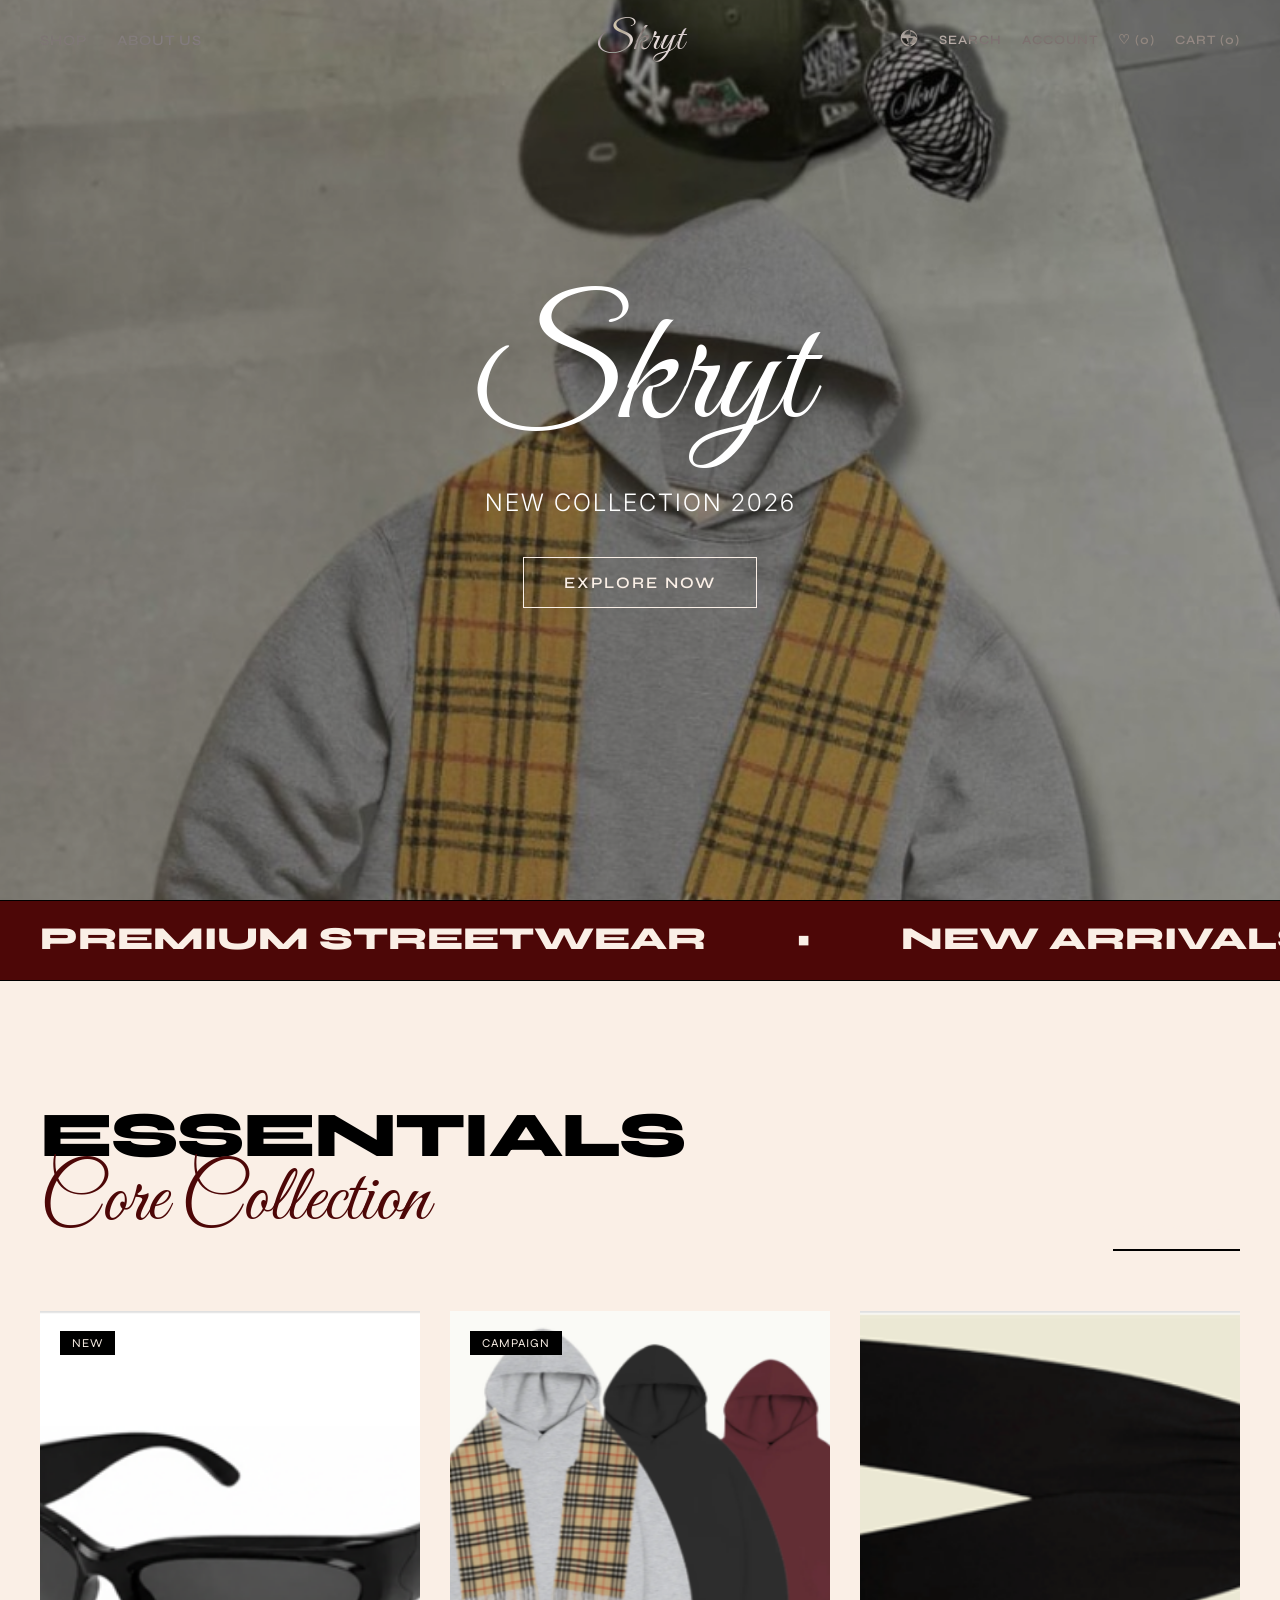
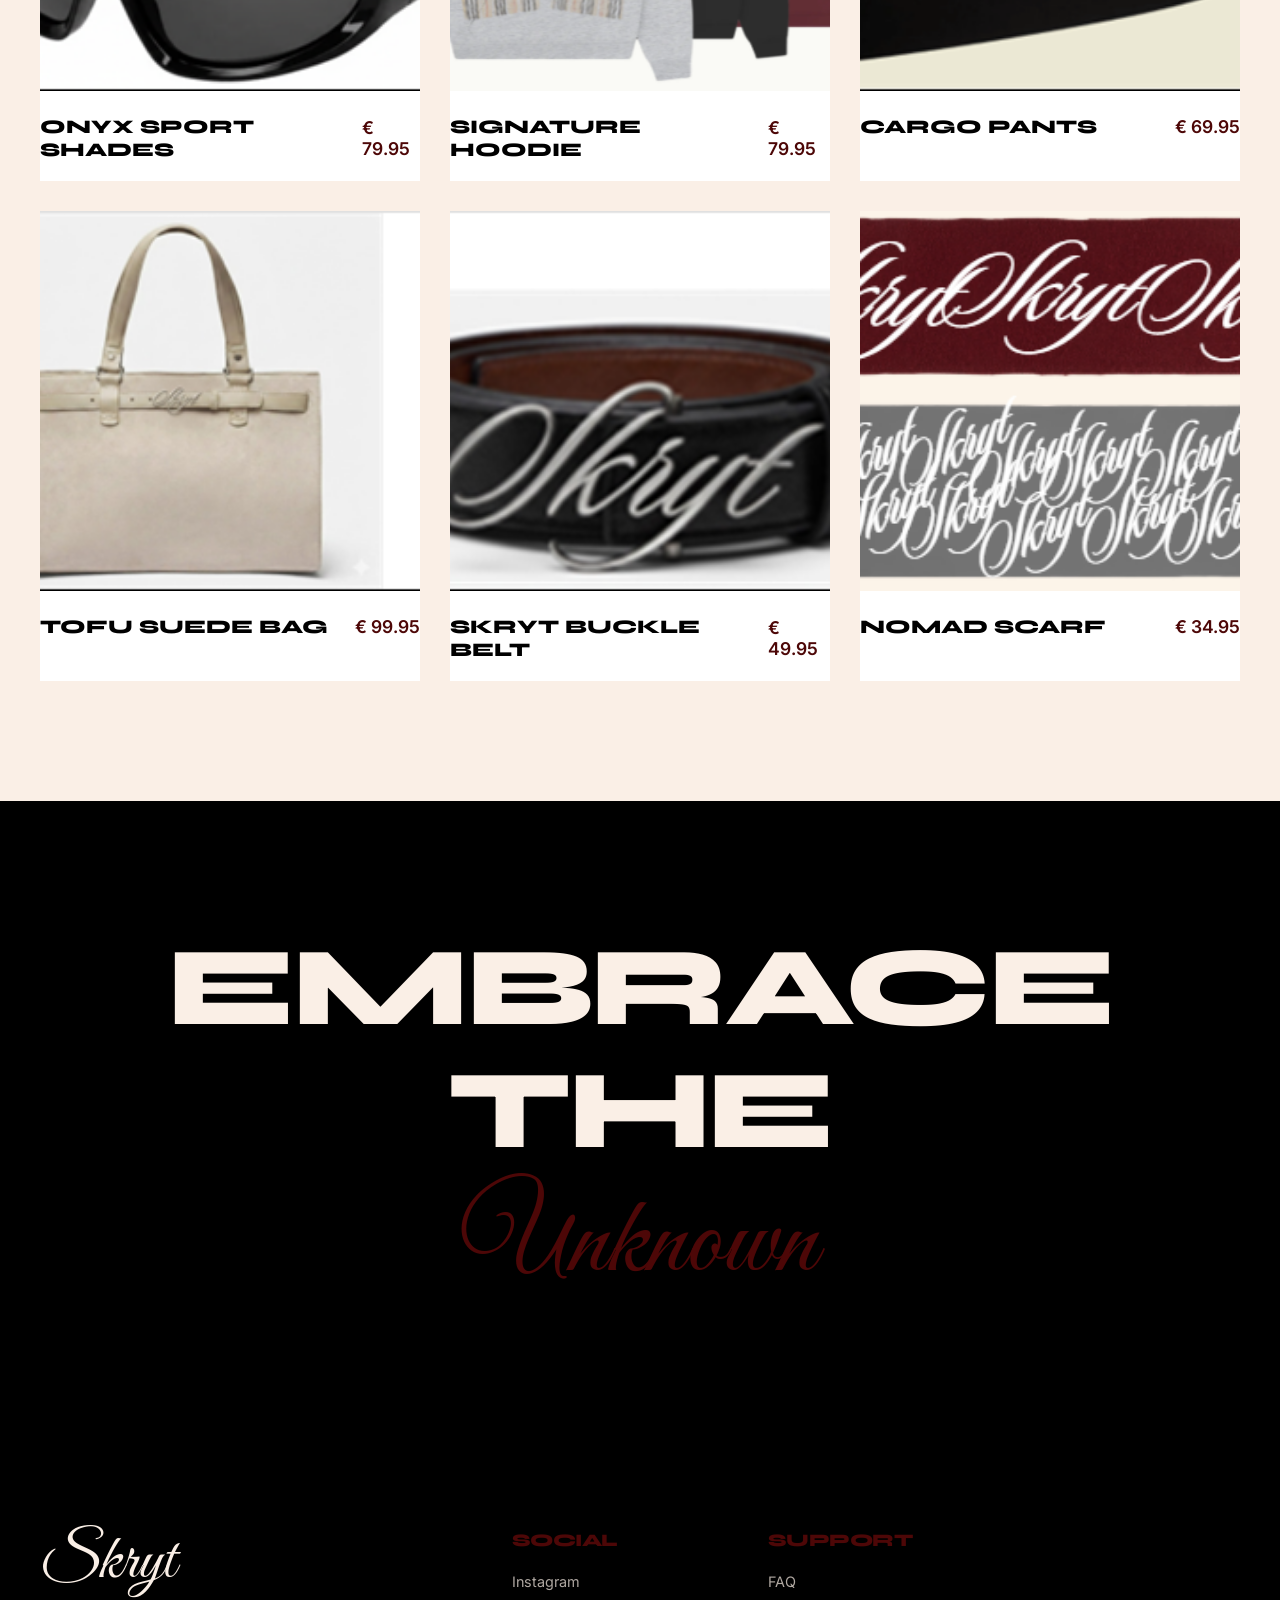
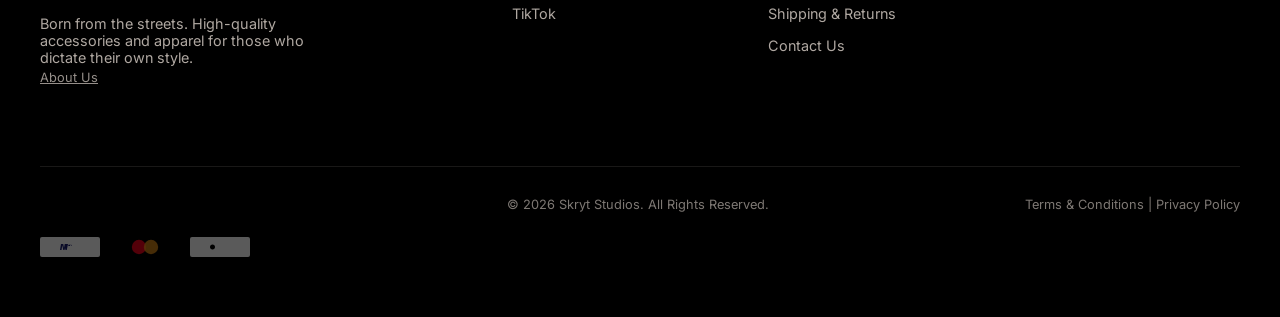
<file: skryt web/index.html>
<!DOCTYPE html>
<html lang="en">
<head>
    <meta charset="UTF-8">
    <meta name="viewport" content="width=device-width, initial-scale=1.0">
    <title>SKRYT | Official Store</title>
    <meta name="description" content="Official Skryt Clothing and Accessories. Premium streetwear.">
    <link rel="stylesheet" href="css/styles.css">
    <script src="js/products.js"></script>
</head>
<body>

    <!-- NAVBAR -->
    <nav class="navbar" id="navbar">
        <div class="nav-links">
            <div class="nav-item">
                <a href="#shop">Shop</a>
                <!-- DROPDOWN MENU -->
                <div class="dropdown-menu">
                    <div class="dropdown-col">
                        <h5>Collections</h5>
                        <h3>New<br>Arrivals</h3>
                        <p style="font-size: 0.9rem; opacity: 0.6; margin-top: 10px;">The latest from Skryt Studios.</p>
                    </div>
                    <div class="dropdown-col">
                        <h5>Clothing</h5>
                        <ul>
                            <li><a href="product.html?id=hoodie">Hoodies</a></li>
                            <li><a href="product.html?id=pants">Pants</a></li>
                        </ul>
                    </div>
                    <div class="dropdown-col">
                        <h5>Accessories</h5>
                        <ul>
                            <li><a href="product.html?id=glasses">Sunglasses</a></li>
                            <li><a href="product.html?id=balaklava">Headwear</a></li>
                            <li><a href="product.html?id=bag">Bags</a></li>
                            <li><a href="product.html?id=belt">Belts</a></li>
                        </ul>
                    </div>
                    <div class="dropdown-col">
                        <h5>Objects</h5>
                        <ul>
                            <li><a href="product.html?id=keychain">Keychains</a></li>
                            <li><a href="product.html?id=socks">Socks</a></li>
                        </ul>
                    </div>
                </div>
            </div>
            <div class="nav-item"><a href="about.html" data-i18n="about">About Us</a></div>
        </div>
        <div class="brand" onclick="window.location.href='index.html'" style="cursor:pointer">Skryt</div>
        <div class="icons">
            <div class="language-switcher" onclick="toggleLanguage()" style="cursor:pointer" title="Toggle Language (EN/ES)">
                <svg viewBox="0 0 24 24" width="20" height="20" fill="currentColor" style="opacity: 0.8;">
                    <path d="M12 2C6.48 2 2 6.48 2 12s4.48 10 10 10 10-4.48 10-10S17.52 2 12 2zm-1 17.93c-3.95-.49-7.06-3.6-7.55-7.55H8.9c.43 3.65 3.06 6.55 6.6 7.42-.81.82-1.74 1.46-2.5 2.13zm-5.11-9.93c.49-3.95 3.6-7.06 7.55-7.55v5.42H5.89zm13.11 0h-5.11V4.45c3.95.49 7.06 3.6 7.55 7.55zm-7.55 7.55v-5.42h5.11c-.49 3.95-3.6 7.06-7.55 7.55z"/>
                </svg>
            </div>
            <div class="icon-btn" id="search-trigger" data-i18n="search">SEARCH</div>
            <div class="icon-btn" id="account-trigger" data-i18n="account">ACCOUNT</div>
            <div class="icon-btn" id="wishlist-trigger" data-i18n="wishlist">♡ (0)</div>
            <div class="icon-btn" id="cart-trigger" data-i18n="cart">CART (0)</div>
        </div>
    </nav>

    <!-- SIDE DRAWERS -->
    <div class="drawer-overlay" id="drawer-overlay"></div>
    
    <div class="drawer" id="cart-drawer">
        <div class="drawer-header">
            <h3 data-i18n="cartTitle">Cart</h3>
            <span class="close-drawer" data-i18n="close">CLOSE</span>
        </div>
        <div class="drawer-content" id="cart-items">
            <!-- Items injected by main.js -->
            <p style="text-align:center; margin-top: 50px; opacity: 0.5;">Your cart is empty.</p>
        </div>
        <div class="drawer-footer">
            <button class="add-to-cart" onclick="processCheckout()" style="font-size: 1rem;" data-i18n="checkout">Checkout</button>
        </div>
    </div>

    <div class="drawer" id="wishlist-drawer">
        <div class="drawer-header">
            <h3 data-i18n="wishlistTitle">Wishlist</h3>
            <span class="close-drawer" data-i18n="close">CLOSE</span>
        </div>
        <div class="drawer-content" id="wishlist-items">
            <!-- Items injected by main.js -->
            <p style="text-align:center; margin-top: 50px; opacity: 0.5;">No favorites yet.</p>
        </div>
    </div>

    <!-- SEARCH MODAL -->
    <div class="search-modal" id="search-modal">
        <div style="display: flex; justify-content: flex-end;">
            <span class="close-drawer" id="close-search">CLOSE</span>
        </div>
        <div class="search-input-wrapper">
            <input type="text" id="search-input" placeholder="Type to search...">
        </div>
        <div class="search-results" id="search-results">
            <!-- Results appear here -->
        </div>
    </div>

    <!-- ACCOUNT MODAL (NEW) -->
    <div class="drawer" id="account-drawer">
        <div class="drawer-header">
            <h3>Account</h3>
            <span class="close-drawer">CLOSE</span>
        </div>
        <div class="drawer-content" id="account-view">
            <div class="auth-form" id="login-form">
                <h2>Skryt Member - Sign In</h2>
                <p class="subtext">Log in with your email and password:</p>
                
                <div class="auth-input-group">
                    <input type="email" placeholder="Email">
                </div>
                
                <div class="auth-input-group">
                    <input type="password" placeholder="Password">
                    <a href="#" class="forgot-link">Forgot password?</a>
                </div>

                <button class="auth-btn" id="login-btn">Log In</button>
                
                <div class="auth-footer">
                    Not a Skryt Member yet? <span class="auth-link" id="show-register">Create your account</span>
                </div>
            </div>
        </div>
    </div>

    <!-- HERO SECTION -->
    <header class="hero">
        <img src="assets/images/campaign_model.jpg" alt="Skryt Campaign" class="hero-bg" id="hero-bg">
        <div class="hero-content">
            <h1 class="script-font" style="font-size: 10rem; color: var(--color-white); mix-blend-mode: overlay;" data-i18n="heroTitle">Skryt</h1>
            <p class="subtitle" style="color: var(--color-white);" data-i18n="heroSubtitle">New Collection 2026</p>
            <a href="#shop" class="btn" data-i18n="explore">Explore Now</a>
        </div>
    </header>

    <!-- ROLLING MARQUEE -->
    <div class="marquee-wrapper">
        <div class="marquee">
            <span>PREMIUM STREETWEAR</span> <span>•</span> 
            <span>NEW ARRIVALS</span> <span>•</span> 
            <span>WORLDWIDE SHIPPING</span> <span>•</span> 
            <span>SKRYT STUDIOS</span> <span>•</span>
            <span>PREMIUM STREETWEAR</span> <span>•</span> 
            <span>NEW ARRIVALS</span> <span>•</span> 
            <span>WORLDWIDE SHIPPING</span> <span>•</span> 
            <span>SKRYT STUDIOS</span> <span>•</span>
        </div>
    </div>

    <!-- FEATURED SHOP SECTION -->
    <section class="collection" id="shop">
        <div class="section-header">
            <div>
                <h2 data-i18n="essentials">Essentials</h2>
                <span class="script-font" data-i18n="core">Core Collection</span>
            </div>
            <a href="#shop" class="btn" style="margin:0; border-bottom: 2px solid var(--color-black); border-top:none; border-left:none; border-right:none; padding: 10px 0;" data-i18n="viewStore">View Store</a>
        </div>

        <div class="grid" id="product-grid">
            <!-- Product 1: Glasses -->
            <div class="product-card fade-in" onclick="window.location.href='product.html?id=glasses'">
                <div class="product-badge">New</div>
                <div class="product-img-wrapper">
                    <img src="assets/images/glasses_onyx.png" alt="Onyx Sport Shades" class="product-image">
                </div>
                <div class="product-info">
                    <span class="product-title">Onyx Sport Shades</span>
                    <span class="product-price">€ 79.95</span>
                </div>
            </div>

            <!-- Product 2: Hoodie -->
            <div class="product-card fade-in" onclick="window.location.href='product.html?id=hoodie'">
                <div class="product-badge">Campaign</div>
                <div class="product-img-wrapper">
                    <img src="assets/images/hoodies_trio.png" alt="Skryt Hoodie" class="product-image">
                </div>
                <div class="product-info">
                    <span class="product-title">Signature Hoodie</span>
                    <span class="product-price">€ 79.95</span>
                </div>
            </div>

            <!-- Product 3: Pants -->
            <div class="product-card fade-in" onclick="window.location.href='product.html?id=pants'">
                <div class="product-img-wrapper">
                    <img src="assets/images/pants_black.png" alt="Cargo Pants" class="product-image">
                </div>
                <div class="product-info">
                    <span class="product-title">Cargo Pants</span>
                    <span class="product-price">€ 69.95</span>
                </div>
            </div>

            <!-- Product 4: Bag -->
            <div class="product-card fade-in" onclick="window.location.href='product.html?id=bag'">
                <div class="product-img-wrapper">
                    <img src="assets/images/bag_beige.png" alt="Tofu Suede Bag" class="product-image">
                </div>
                <div class="product-info">
                    <span class="product-title">Tofu Suede Bag</span>
                    <span class="product-price">€ 99.95</span>
                </div>
            </div>

             <!-- Product 5: Belt -->
             <div class="product-card fade-in" onclick="window.location.href='product.html?id=belt'">
                <div class="product-img-wrapper">
                    <img src="assets/images/belt_black.png" alt="Skryt Belt" class="product-image">
                </div>
                <div class="product-info">
                    <span class="product-title">Skryt Buckle Belt</span>
                    <span class="product-price">€ 49.95</span>
                </div>
            </div>

             <!-- Product 6: Scarf -->
             <div class="product-card fade-in" onclick="window.location.href='product.html?id=scarf'">
                <div class="product-img-wrapper">
                    <img src="assets/images/scarves_duo.png" alt="Nomad Scarf" class="product-image">
                </div>
                <div class="product-info">
                    <span class="product-title">Nomad Scarf</span>
                    <span class="product-price">€ 34.95</span>
                </div>
            </div>
        </div>
    </section>

    <!-- EDITORIAL BANNER -->
    <section class="editorial-banner" id="campaign">
        <h2>EMBRACE<br>THE<br><span class="script-font">Unknown</span></h2>
    </section>

    <!-- FOOTER -->
    <footer class="footer" id="about">
        <div class="footer-top">
            <div>
                <div class="footer-brand">Skryt</div>
                <p style="margin-top:20px; font-size: 0.9rem; max-width: 300px; opacity: 0.7;" data-i18n="footerDesc">
                    Born from the streets. High-quality accessories and apparel for those who dictate their own style.
                </p>
                <a href="about.html" style="font-size: 0.8rem; text-decoration: underline; opacity: 0.6;" data-i18n="about">About Us</a>
            </div>
            <div class="footer-col">
                <h4 data-i18n="social">Social</h4>
                <ul>
                    <li><a href="https://www.instagram.com/sskryttt">Instagram</a></li>
                    <li><a href="https://www.tiktok.com/@sskryttt">TikTok</a></li>
                </ul>
            </div>
            <div class="footer-col" id="service">
                <h4 data-i18n="support">Support</h4>
                <ul>
                    <li><a href="faq.html">FAQ</a></li>
                    <li><a href="shipping.html">Shipping & Returns</a></li>
                    <li><a href="contact.html" data-i18n="contact">Contact Us</a></li>
                </ul>
            </div>
        </div>
        <div class="footer-bottom">
            <div class="payment-methods" style="margin-bottom: 20px;">
                <!-- Visa -->
                <svg class="payment-icon" viewBox="0 0 100 32" width="60" height="20" style="background:#fff; border-radius:2px; padding:2px;">
                    <path d="M35 10l-2 12h-3l2-12h3zm11 0l-2.5 12h-2.5l-1-4-1 4h-2.5l-2.5-12h2.5l1.5 8 1.5-8h2zm8 4c0-1.5-1-2.5-3-2.5h-4l-.5 2.5h3.5l.5-2.5z" fill="#1A1F71"/>
                </svg>
                <!-- Mastercard -->
                <svg class="payment-icon" viewBox="0 0 100 32" width="60" height="20">
                    <circle cx="40" cy="16" r="12" fill="#EB001B"/>
                    <circle cx="60" cy="16" r="12" fill="#F79E1B" fill-opacity="0.8"/>
                </svg>
                <!-- Apple Pay -->
                <svg class="payment-icon" viewBox="0 0 100 32" width="60" height="20" style="background:#fff; border-radius:2px; padding:2px;">
                    <path d="M30 16c0-3 2-5 5-5s5 2 5 5-2 5-5 5-5-2-5-5z" fill="#000"/>
                </svg>
            </div>
            <span>&copy; 2026 Skryt Studios. All Rights Reserved.</span>
            <span><a href="shipping.html" data-i18n="terms">Terms & Conditions</a> | <a href="shipping.html" data-i18n="privacy">Privacy Policy</a></span>
        </div>
    </footer>

    <script src="js/main.js"></script>
</body>
</html>
</file>
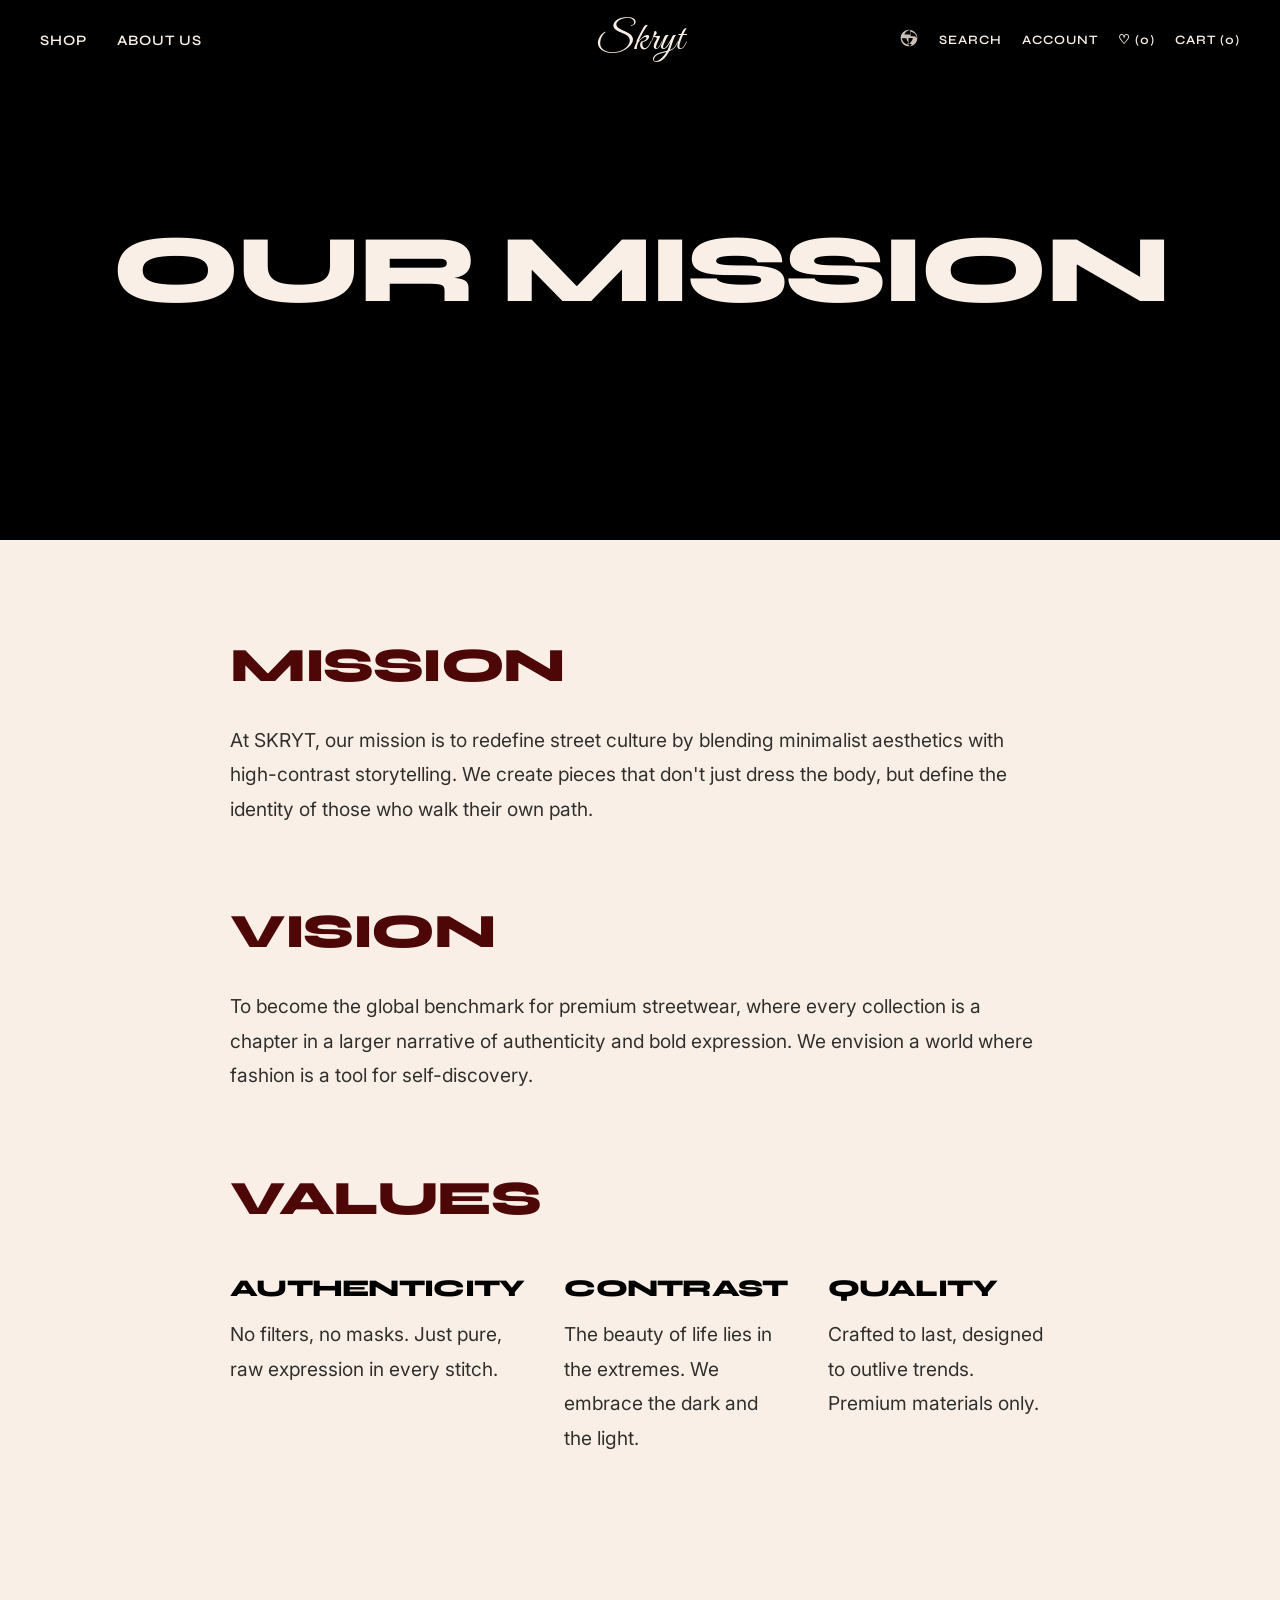
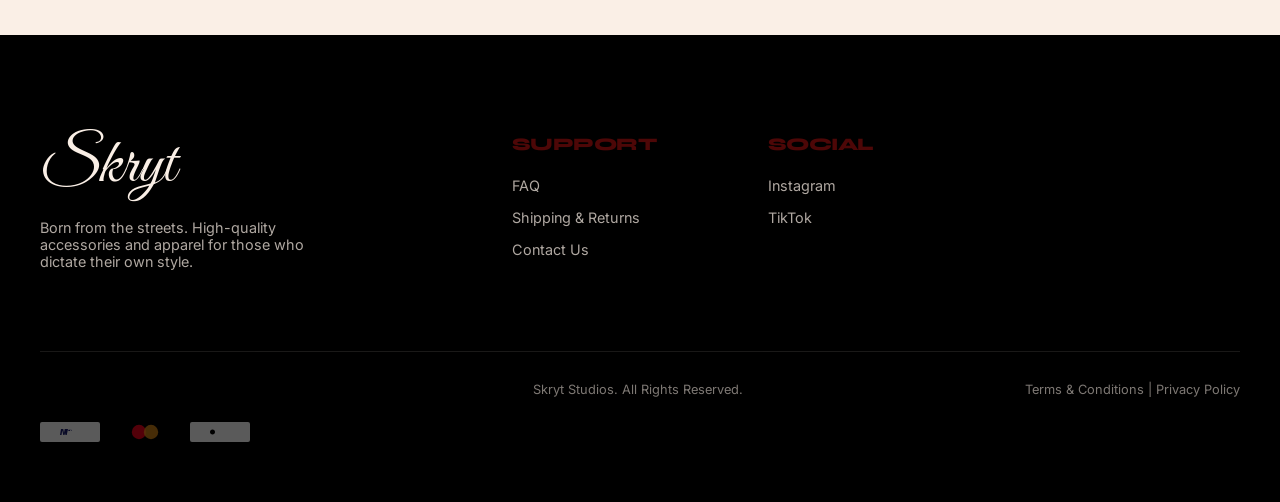
<file: skryt web/about.html>
<!DOCTYPE html>
<html lang="en">
<head>
    <meta charset="UTF-8">
    <meta name="viewport" content="width=device-width, initial-scale=1.0">
    <title>About Us | SKRYT</title>
    <link rel="stylesheet" href="css/styles.css">
    <script src="js/products.js"></script>
    <style>
        .about-hero {
            height: 60vh;
            display: flex;
            align-items: center;
            justify-content: center;
            background: var(--color-black);
            color: var(--color-tofu);
            text-align: center;
        }
        .about-content {
            padding: 100px 40px;
            max-width: 900px;
            margin: 0 auto;
        }
        .about-section {
            margin-bottom: 80px;
        }
        .about-section h2 {
            font-size: 3rem;
            margin-bottom: 30px;
            color: var(--color-bordeaux);
        }
        .about-section p {
            font-size: 1.2rem;
            line-height: 1.8;
            opacity: 0.8;
        }
        .values-grid {
            display: grid;
            grid-template-columns: repeat(3, 1fr);
            gap: 40px;
            margin-top: 50px;
        }
        .value-card h4 {
            font-size: 1.5rem;
            margin-bottom: 15px;
        }
    </style>
</head>
<body>
    <!-- NAVBAR -->
    <nav class="navbar" id="navbar" style="background: var(--color-black); mix-blend-mode: normal;">
        <div class="nav-links">
            <div class="nav-item"><a href="index.html#shop" data-i18n="shop">Shop</a></div>
            <div class="nav-item"><a href="about.html" data-i18n="about">About Us</a></div>
        </div>
        <div class="brand" onclick="window.location.href='index.html'" style="cursor:pointer">Skryt</div>
        <div class="icons">
            <div class="language-switcher" onclick="toggleLanguage()" style="cursor:pointer" title="Toggle Language (EN/ES)">
                <svg viewBox="0 0 24 24" width="20" height="20" fill="currentColor" style="opacity: 0.8;">
                    <path d="M12 2C6.48 2 2 6.48 2 12s4.48 10 10 10 10-4.48 10-10S17.52 2 12 2zm-1 17.93c-3.95-.49-7.06-3.6-7.55-7.55H8.9c.43 3.65 3.06 6.55 6.6 7.42-.81.82-1.74 1.46-2.5 2.13zm-5.11-9.93c.49-3.95 3.6-7.06 7.55-7.55v5.42H5.89zm13.11 0h-5.11V4.45c3.95.49 7.06 3.6 7.55 7.55zm-7.55 7.55v-5.42h5.11c-.49 3.95-3.6 7.06-7.55 7.55z"/>
                </svg>
            </div>
            <div class="icon-btn" id="search-trigger" data-i18n="search">SEARCH</div>
            <div class="icon-btn" id="account-trigger" data-i18n="account">ACCOUNT</div>
            <div class="icon-btn" id="wishlist-trigger" data-i18n="wishlist">♡ (0)</div>
            <div class="icon-btn" id="cart-trigger" data-i18n="cart">CART (0)</div>
        </div>
    </nav>

    <!-- SIDE DRAWERS -->
    <div class="drawer-overlay" id="drawer-overlay"></div>
    
    <div class="drawer" id="cart-drawer">
        <div class="drawer-header">
            <h3 data-i18n="cartTitle">Cart</h3>
            <span class="close-drawer" data-i18n="close">CLOSE</span>
        </div>
        <div class="drawer-content" id="cart-items"></div>
        <div class="drawer-footer">
            <button class="add-to-cart" onclick="processCheckout()" style="font-size: 1rem;" data-i18n="checkout">Checkout</button>
        </div>
    </div>

    <div class="drawer" id="wishlist-drawer">
        <div class="drawer-header">
            <h3 data-i18n="wishlistTitle">Wishlist</h3>
            <span class="close-drawer" data-i18n="close">CLOSE</span>
        </div>
        <div class="drawer-content" id="wishlist-items"></div>
    </div>

    <!-- SEARCH MODAL -->
    <div class="search-modal" id="search-modal">
        <div style="display: flex; justify-content: flex-end;">
            <span class="close-drawer" id="close-search">CLOSE</span>
        </div>
        <div class="search-input-wrapper">
            <input type="text" id="search-input" placeholder="Type to search...">
        </div>
        <div class="search-results" id="search-results"></div>
    </div>

    <!-- ACCOUNT DRAWER -->
    <div class="drawer" id="account-drawer">
        <div class="drawer-header">
            <h3>Account</h3>
            <span class="close-drawer">CLOSE</span>
        </div>
        <div class="drawer-content" id="account-view">
            <div class="auth-form" id="login-form">
                <h2>Skryt Member - Sign In</h2>
                <p class="subtext">Log in with your email and password:</p>
                
                <div class="auth-input-group">
                    <input type="email" placeholder="Email">
                </div>
                
                <div class="auth-input-group">
                    <input type="password" placeholder="Password">
                    <a href="#" class="forgot-link">Forgot password?</a>
                </div>

                <button class="auth-btn" id="login-btn">Log In</button>
                
                <div class="auth-footer">
                    Not a Skryt Member yet? <span class="auth-link" id="show-register">Create your account</span>
                </div>
            </div>
        </div>
    </div>

    <header class="about-hero">
        <div>
            <h1 style="font-size: 6rem;"><span data-i18n="aboutHero">OUR MISSION</span></h1>
        </div>
    </header>

    <main class="about-content">
        <section class="about-section fade-in">
            <h2 data-i18n="missionTitle">Mission</h2>
            <p data-i18n="missionText">At SKRYT, our mission is to redefine street culture by blending minimalist aesthetics with high-contrast storytelling. We create pieces that don't just dress the body, but define the identity of those who walk their own path.</p>
        </section>

        <section class="about-section fade-in">
            <h2 data-i18n="visionTitle">Vision</h2>
            <p data-i18n="visionText">To become the global benchmark for premium streetwear, where every collection is a chapter in a larger narrative of authenticity and bold expression. We envision a world where fashion is a tool for self-discovery.</p>
        </section>

        <section class="about-section fade-in">
            <h2 data-i18n="valuesTitle">Values</h2>
            <div class="values-grid">
                <div class="value-card">
                    <h4 data-i18n="authTitle">Authenticity</h4>
                    <p data-i18n="authText">No filters, no masks. Just pure, raw expression in every stitch.</p>
                </div>
                <div class="value-card">
                    <h4 data-i18n="contrastTitle">Contrast</h4>
                    <p data-i18n="contrastText">The beauty of life lies in the extremes. We embrace the dark and the light.</p>
                </div>
                <div class="value-card">
                    <h4 data-i18n="qualityTitle">Quality</h4>
                    <p data-i18n="qualityText">Crafted to last, designed to outlive trends. Premium materials only.</p>
                </div>
            </div>
        </section>
    </main>

    <footer class="footer">
        <div class="footer-top">
            <div>
                <div class="footer-brand">Skryt</div>
                <p style="margin-top:20px; font-size: 0.9rem; max-width: 300px; opacity: 0.7;" data-i18n="footerDesc">
                    Born from the streets. High-quality accessories and apparel for those who dictate their own style.
                </p>
            </div>
            <div class="footer-col" id="service">
                <h4 data-i18n="support">Support</h4>
                <ul>
                    <li><a href="faq.html">FAQ</a></li>
                    <li><a href="shipping.html" data-i18n="shippingTitle">Shipping & Returns</a></li>
                    <li><a href="contact.html" data-i18n="contactTitle">Contact Us</a></li>
                </ul>
            </div>
            <div class="footer-col">
                <h4 data-i18n="social">Social</h4>
                <ul>
                    <li><a href="https://www.instagram.com/sskryttt">Instagram</a></li>
                    <li><a href="https://www.tiktok.com/@sskryttt">TikTok</a></li>
                </ul>
            </div>
        </div>
        <div class="footer-bottom">
            <div class="payment-methods" style="margin-bottom: 20px;">
                <!-- Visa -->
                <svg class="payment-icon" viewBox="0 0 100 32" width="60" height="20" style="background:#fff; border-radius:2px; padding:2px;">
                    <path d="M35 10l-2 12h-3l2-12h3zm11 0l-2.5 12h-2.5l-1-4-1 4h-2.5l-2.5-12h2.5l1.5 8 1.5-8h2zm8 4c0-1.5-1-2.5-3-2.5h-4l-.5 2.5h3.5l.5-2.5z" fill="#1A1F71"/>
                </svg>
                <!-- Mastercard -->
                <svg class="payment-icon" viewBox="0 0 100 32" width="60" height="20">
                    <circle cx="40" cy="16" r="12" fill="#EB001B"/>
                    <circle cx="60" cy="16" r="12" fill="#F79E1B" fill-opacity="0.8"/>
                </svg>
                <!-- Apple Pay -->
                <svg class="payment-icon" viewBox="0 0 100 32" width="60" height="20" style="background:#fff; border-radius:2px; padding:2px;">
                    <path d="M30 16c0-3 2-5 5-5s5 2 5 5-2 5-5 5-5-2-5-5z" fill="#000"/>
                </svg>
            </div>
            <span data-i18n="copyright">&copy; 2026 Skryt Studios. All Rights Reserved.</span>
            <span><a href="shipping.html" data-i18n="terms">Terms & Conditions</a> | <a href="shipping.html" data-i18n="privacy">Privacy Policy</a></span>
        </div>
    </footer>

    <script src="js/main.js"></script>
</body>
</html>
</file>
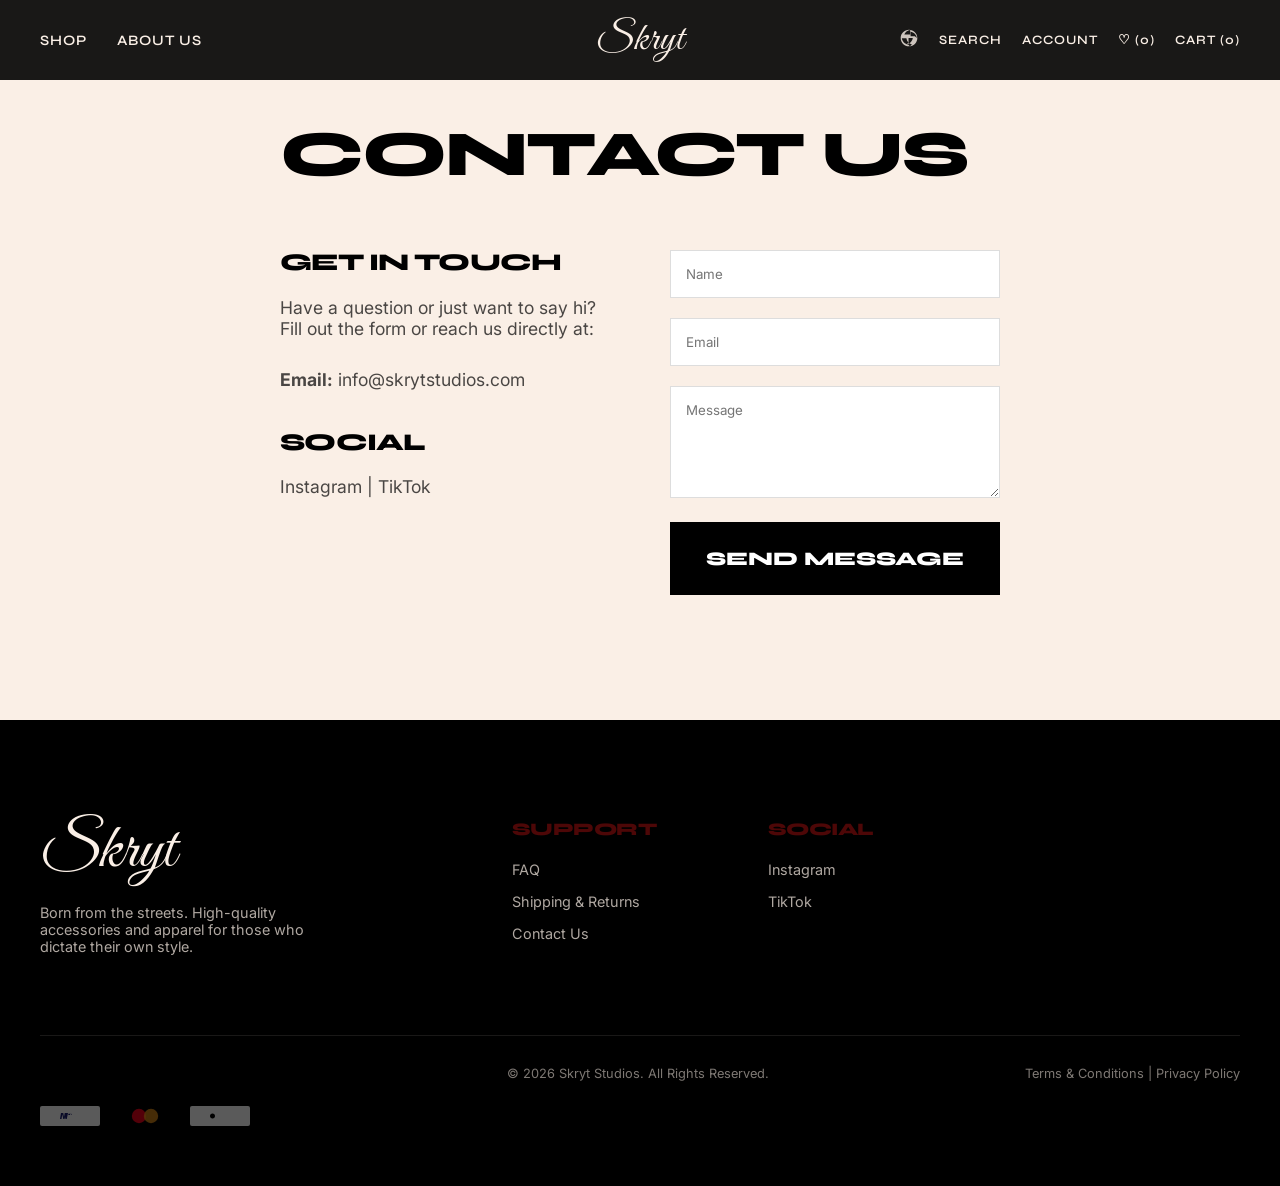
<file: skryt web/contact.html>
<!DOCTYPE html>
<html lang="en">
<head>
    <meta charset="UTF-8">
    <meta name="viewport" content="width=device-width, initial-scale=1.0">
    <title>Contact Us | SKRYT</title>
    <link rel="stylesheet" href="css/styles.css">
    <script src="js/products.js"></script>
    <style>
        .info-page { padding: 120px 40px; max-width: 800px; margin: 0 auto; min-height: 80vh; }
        .info-page h1 { font-size: 4rem; margin-bottom: 60px; text-transform: uppercase; letter-spacing: -2px; }
        .contact-grid { display: grid; grid-template-columns: 1fr 1fr; gap: 60px; }
        .contact-info h2 { font-size: 1.5rem; margin-bottom: 20px; }
        .contact-info p { margin-bottom: 30px; opacity: 0.7; font-size: 1.1rem; }
        .contact-form input, .contact-form textarea { width: 100%; padding: 15px; margin-bottom: 20px; border: 1px solid #ddd; font-family: var(--font-secondary); }
    </style>
</head>
<body>
    <!-- NAVBAR -->
    <nav class="navbar" id="navbar" style="background: var(--color-black); mix-blend-mode: normal;">
        <div class="nav-links">
            <div class="nav-item"><a href="index.html#shop" data-i18n="shop">Shop</a></div>
            <div class="nav-item"><a href="about.html" data-i18n="about">About Us</a></div>
        </div>
        <div class="brand" onclick="window.location.href='index.html'" style="cursor:pointer">Skryt</div>
        <div class="icons">
            <div class="language-switcher" onclick="toggleLanguage()" style="cursor:pointer" title="Toggle Language (EN/ES)">
                <svg viewBox="0 0 24 24" width="20" height="20" fill="currentColor" style="opacity: 0.8;">
                    <path d="M12 2C6.48 2 2 6.48 2 12s4.48 10 10 10 10-4.48 10-10S17.52 2 12 2zm-1 17.93c-3.95-.49-7.06-3.6-7.55-7.55H8.9c.43 3.65 3.06 6.55 6.6 7.42-.81.82-1.74 1.46-2.5 2.13zm-5.11-9.93c.49-3.95 3.6-7.06 7.55-7.55v5.42H5.89zm13.11 0h-5.11V4.45c3.95.49 7.06 3.6 7.55 7.55zm-7.55 7.55v-5.42h5.11c-.49 3.95-3.6 7.06-7.55 7.55z"/>
                </svg>
            </div>
            <div class="icon-btn" id="search-trigger" data-i18n="search">SEARCH</div>
            <div class="icon-btn" id="account-trigger" data-i18n="account">ACCOUNT</div>
            <div class="icon-btn" id="wishlist-trigger" data-i18n="wishlist">♡ (0)</div>
            <div class="icon-btn" id="cart-trigger" data-i18n="cart">CART (0)</div>
        </div>
    </nav>

    <div class="drawer-overlay" id="drawer-overlay"></div>
    <div class="drawer" id="cart-drawer"><div class="drawer-header"><h3 data-i18n="cartTitle">Cart</h3><span class="close-drawer" data-i18n="close">CLOSE</span></div><div class="drawer-content" id="cart-items"></div><div class="drawer-footer"><button class="add-to-cart" onclick="processCheckout()" style="font-size: 1rem;" data-i18n="checkout">Checkout</button></div></div>
    <div class="drawer" id="account-drawer"><div class="drawer-header"><h3>Account</h3><span class="close-drawer">CLOSE</span></div><div class="drawer-content" id="account-view"></div></div>

    <main class="info-page">
        <h1 class="fade-in" data-i18n="contactTitle">Contact Us</h1>
        
        <div class="contact-grid">
            <div class="contact-info fade-in">
                <h2 data-i18n="getInTouch">Get in Touch</h2>
                <p data-i18n="contactSubtext">Have a question or just want to say hi? Fill out the form or reach us directly at:</p>
                <p><strong>Email:</strong> info@skrytstudios.com</p>
                <div style="margin-top: 40px;">
                    <h2 data-i18n="social">Social</h2>
                    <p><a href="https://www.instagram.com/sskryttt">Instagram</a> | <a href="https://www.tiktok.com/@sskryttt">TikTok</a></p>
                </div>
            </div>
            <div class="contact-form fade-in">
                <input type="text" placeholder="Name" data-i18n-placeholder="formName">
                <input type="email" placeholder="Email" data-i18n-placeholder="email">
                <textarea rows="5" placeholder="Message" data-i18n-placeholder="formMessage"></textarea>
                <button class="add-to-cart" style="width: 100%;" data-i18n="sendBtn">Send Message</button>
            </div>
        </div>
    </main>

    <footer class="footer">
        <div class="footer-top">
            <div>
                <div class="footer-brand">Skryt</div>
                <p style="margin-top:20px; font-size: 0.9rem; max-width: 300px; opacity: 0.7;" data-i18n="footerDesc">
                    Born from the streets. High-quality accessories and apparel for those who dictate their own style.
                </p>
            </div>
            <div class="footer-col" id="service">
                <h4>Support</h4>
                <ul>
                    <li><a href="faq.html">FAQ</a></li>
                    <li><a href="shipping.html">Shipping & Returns</a></li>
                    <li><a href="contact.html">Contact Us</a></li>
                </ul>
            </div>
            <div class="footer-col">
                <h4>Social</h4>
                <ul>
                    <li><a href="https://www.instagram.com/sskryttt">Instagram</a></li>
                    <li><a href="https://www.tiktok.com/@sskryttt">TikTok</a></li>
                </ul>
            </div>
        </div>
        <div class="footer-bottom">
            <div class="payment-methods" style="margin-bottom: 20px;">
                <!-- Visa -->
                <svg class="payment-icon" viewBox="0 0 100 32" width="60" height="20" style="background:#fff; border-radius:2px; padding:2px;">
                    <path d="M35 10l-2 12h-3l2-12h3zm11 0l-2.5 12h-2.5l-1-4-1 4h-2.5l-2.5-12h2.5l1.5 8 1.5-8h2zm8 4c0-1.5-1-2.5-3-2.5h-4l-.5 2.5h3.5l.5-2.5z" fill="#1A1F71"/>
                </svg>
                <!-- Mastercard -->
                <svg class="payment-icon" viewBox="0 0 100 32" width="60" height="20">
                    <circle cx="40" cy="16" r="12" fill="#EB001B"/>
                    <circle cx="60" cy="16" r="12" fill="#F79E1B" fill-opacity="0.8"/>
                </svg>
                <!-- Apple Pay -->
                <svg class="payment-icon" viewBox="0 0 100 32" width="60" height="20" style="background:#fff; border-radius:2px; padding:2px;">
                    <path d="M30 16c0-3 2-5 5-5s5 2 5 5-2 5-5 5-5-2-5-5z" fill="#000"/>
                </svg>
            </div>
            <span data-i18n="copyright">&copy; 2026 Skryt Studios. All Rights Reserved.</span>
            <span><a href="shipping.html" data-i18n="terms">Terms & Conditions</a> | <a href="shipping.html" data-i18n="privacy">Privacy Policy</a></span>
        </div>
    </footer>

    <script src="js/main.js"></script>
</body>
</html>
</file>
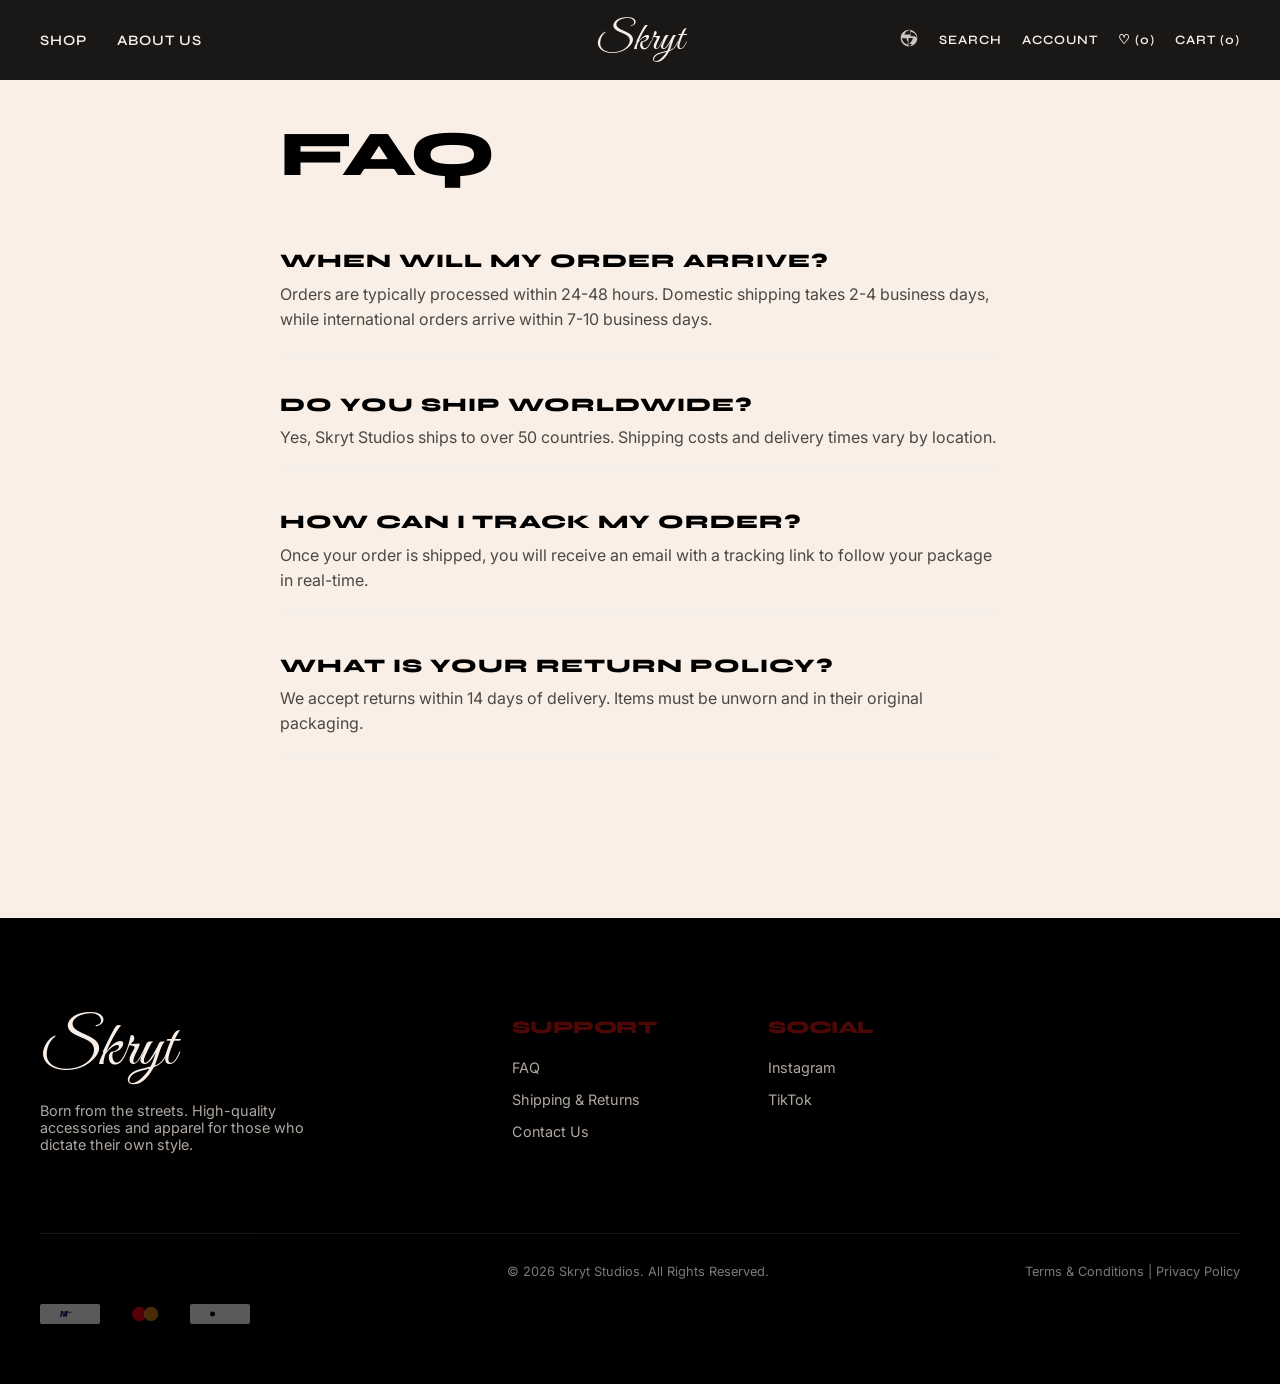
<file: skryt web/faq.html>
<!DOCTYPE html>
<html lang="en">
<head>
    <meta charset="UTF-8">
    <meta name="viewport" content="width=device-width, initial-scale=1.0">
    <title>FAQ | SKRYT</title>
    <link rel="stylesheet" href="css/styles.css">
    <script src="js/products.js"></script>
    <style>
        .info-page { padding: 120px 40px; max-width: 800px; margin: 0 auto; min-height: 80vh; }
        .info-page h1 { font-size: 4rem; margin-bottom: 60px; text-transform: uppercase; letter-spacing: -2px; }
        .faq-item { margin-bottom: 40px; border-bottom: 1px solid #eee; padding-bottom: 20px; }
        .faq-item h3 { font-size: 1.2rem; margin-bottom: 10px; text-transform: uppercase; letter-spacing: 1px; }
        .faq-item p { font-size: 1rem; opacity: 0.7; line-height: 1.6; }
    </style>
</head>
<body>
    <!-- NAVBAR -->
    <nav class="navbar" id="navbar" style="background: var(--color-black); mix-blend-mode: normal;">
        <div class="nav-links">
            <div class="nav-item"><a href="index.html#shop" data-i18n="shop">Shop</a></div>
            <div class="nav-item"><a href="about.html" data-i18n="about">About Us</a></div>
        </div>
        <div class="brand" onclick="window.location.href='index.html'" style="cursor:pointer">Skryt</div>
        <div class="icons">
            <div class="language-switcher" onclick="toggleLanguage()" style="cursor:pointer" title="Toggle Language (EN/ES)">
                <svg viewBox="0 0 24 24" width="20" height="20" fill="currentColor" style="opacity: 0.8;">
                    <path d="M12 2C6.48 2 2 6.48 2 12s4.48 10 10 10 10-4.48 10-10S17.52 2 12 2zm-1 17.93c-3.95-.49-7.06-3.6-7.55-7.55H8.9c.43 3.65 3.06 6.55 6.6 7.42-.81.82-1.74 1.46-2.5 2.13zm-5.11-9.93c.49-3.95 3.6-7.06 7.55-7.55v5.42H5.89zm13.11 0h-5.11V4.45c3.95.49 7.06 3.6 7.55 7.55zm-7.55 7.55v-5.42h5.11c-.49 3.95-3.6 7.06-7.55 7.55z"/>
                </svg>
            </div>
            <div class="icon-btn" id="search-trigger" data-i18n="search">SEARCH</div>
            <div class="icon-btn" id="account-trigger" data-i18n="account">ACCOUNT</div>
            <div class="icon-btn" id="wishlist-trigger" data-i18n="wishlist">♡ (0)</div>
            <div class="icon-btn" id="cart-trigger" data-i18n="cart">CART (0)</div>
        </div>
    </nav>

    <!-- DRAWERS (Included for JS consistency) -->
    <div class="drawer-overlay" id="drawer-overlay"></div>
    <div class="drawer" id="cart-drawer"><div class="drawer-header"><h3 data-i18n="cartTitle">Cart</h3><span class="close-drawer" data-i18n="close">CLOSE</span></div><div class="drawer-content" id="cart-items"></div><div class="drawer-footer"><button class="add-to-cart" onclick="processCheckout()" style="font-size: 1rem;" data-i18n="checkout">Checkout</button></div></div>
    <div class="drawer" id="account-drawer"><div class="drawer-header"><h3>Account</h3><span class="close-drawer">CLOSE</span></div><div class="drawer-content" id="account-view"></div></div>

    <main class="info-page">
        <h1 class="fade-in" data-i18n="faqTitle">FAQ</h1>
        
        <div class="faq-item fade-in">
            <h3 data-i18n="q1">When will my order arrive?</h3>
            <p data-i18n="a1">Orders are typically processed within 24-48 hours. Domestic shipping takes 2-4 business days, while international orders arrive within 7-10 business days.</p>
        </div>

        <div class="faq-item fade-in">
            <h3 data-i18n="q2">Do you ship worldwide?</h3>
            <p data-i18n="a2">Yes, Skryt Studios ships to over 50 countries. Shipping costs and delivery times vary by location.</p>
        </div>

        <div class="faq-item fade-in">
            <h3 data-i18n="q3">How can I track my order?</h3>
            <p data-i18n="a3">Once your order is shipped, you will receive an email with a tracking link to follow your package in real-time.</p>
        </div>

        <div class="faq-item fade-in">
            <h3 data-i18n="q4">What is your return policy?</h3>
            <p data-i18n="a4">We accept returns within 14 days of delivery. Items must be unworn and in their original packaging.</p>
        </div>
    </main>

    <footer class="footer">
        <div class="footer-top">
            <div>
                <div class="footer-brand">Skryt</div>
                <p style="margin-top:20px; font-size: 0.9rem; max-width: 300px; opacity: 0.7;" data-i18n="footerDesc">
                    Born from the streets. High-quality accessories and apparel for those who dictate their own style.
                </p>
            </div>
            <div class="footer-col" id="service">
                <h4>Support</h4>
                <ul>
                    <li><a href="faq.html">FAQ</a></li>
                    <li><a href="shipping.html">Shipping & Returns</a></li>
                    <li><a href="contact.html">Contact Us</a></li>
                </ul>
            </div>
            <div class="footer-col">
                <h4>Social</h4>
                <ul>
                    <li><a href="https://www.instagram.com/sskryttt">Instagram</a></li>
                    <li><a href="https://www.tiktok.com/@sskryttt">TikTok</a></li>
                </ul>
            </div>
        </div>
        <div class="footer-bottom">
            <div class="payment-methods" style="margin-bottom: 20px;">
                <!-- Visa -->
                <svg class="payment-icon" viewBox="0 0 100 32" width="60" height="20" style="background:#fff; border-radius:2px; padding:2px;">
                    <path d="M35 10l-2 12h-3l2-12h3zm11 0l-2.5 12h-2.5l-1-4-1 4h-2.5l-2.5-12h2.5l1.5 8 1.5-8h2zm8 4c0-1.5-1-2.5-3-2.5h-4l-.5 2.5h3.5l.5-2.5z" fill="#1A1F71"/>
                </svg>
                <!-- Mastercard -->
                <svg class="payment-icon" viewBox="0 0 100 32" width="60" height="20">
                    <circle cx="40" cy="16" r="12" fill="#EB001B"/>
                    <circle cx="60" cy="16" r="12" fill="#F79E1B" fill-opacity="0.8"/>
                </svg>
                <!-- Apple Pay -->
                <svg class="payment-icon" viewBox="0 0 100 32" width="60" height="20" style="background:#fff; border-radius:2px; padding:2px;">
                    <path d="M30 16c0-3 2-5 5-5s5 2 5 5-2 5-5 5-5-2-5-5z" fill="#000"/>
                </svg>
            </div>
            <span data-i18n="copyright">&copy; 2026 Skryt Studios. All Rights Reserved.</span>
            <span><a href="shipping.html" data-i18n="terms">Terms & Conditions</a> | <a href="shipping.html" data-i18n="privacy">Privacy Policy</a></span>
        </div>
    </footer>

    <script src="js/main.js"></script>
</body>
</html>
</file>
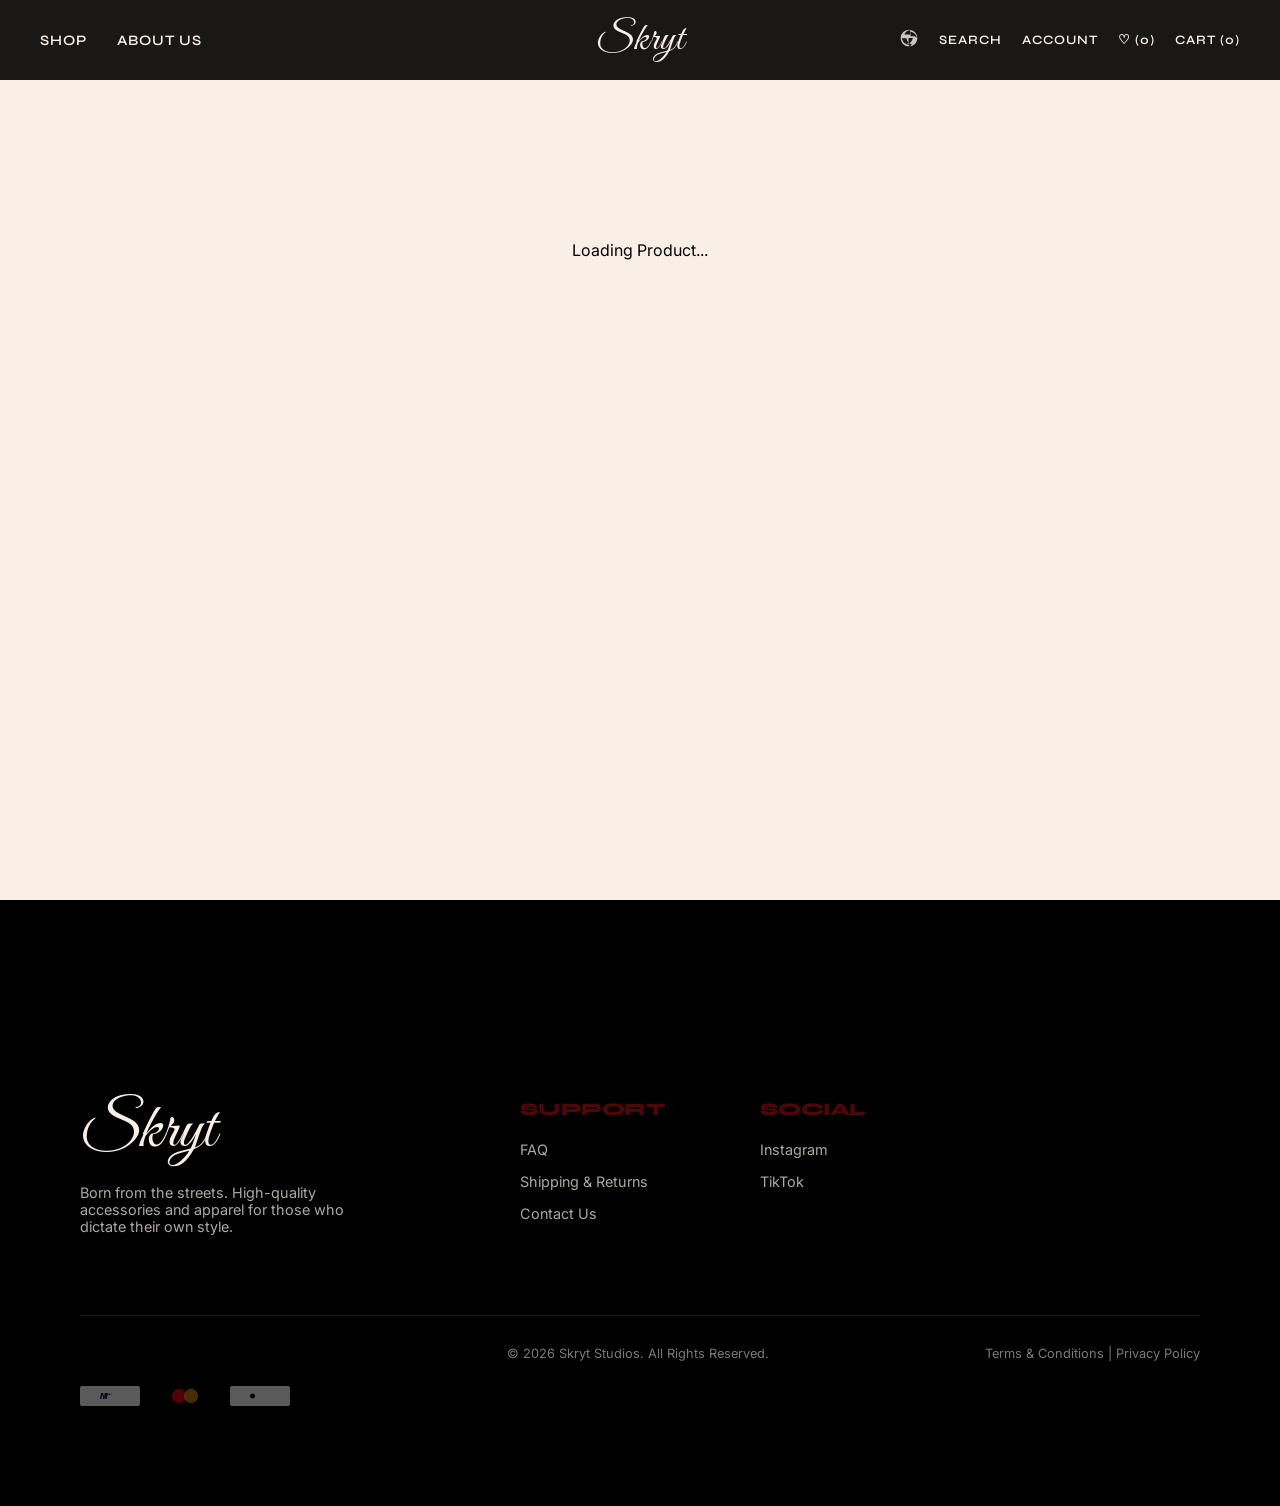
<file: skryt web/product.html>
<!DOCTYPE html>
<html lang="en">
<head>
    <meta charset="UTF-8">
    <meta name="viewport" content="width=device-width, initial-scale=1.0">
    <title>Product Details | SKRYT</title>
    <link rel="stylesheet" href="css/styles.css">
    <script src="js/products.js"></script>
</head>
<body>

    <!-- NAVBAR -->
    <nav class="navbar" id="navbar" style="background: var(--color-black); mix-blend-mode: normal;">
        <div class="nav-links">
            <div class="nav-item">
                <a href="index.html#shop">Shop</a>
                <div class="dropdown-menu">
                    <div class="dropdown-col">
                        <h5>Clothing</h5>
                        <ul>
                            <li><a href="product.html?id=hoodie">Hoodies</a></li>
                            <li><a href="product.html?id=pants">Pants</a></li>
                        </ul>
                    </div>
                    <div class="dropdown-col">
                        <h5>Accessories</h5>
                        <ul>
                            <li><a href="product.html?id=glasses">Sunglasses</a></li>
                            <li><a href="product.html?id=balaklava">Headwear</a></li>
                            <li><a href="product.html?id=bag">Bags</a></li>
                            <li><a href="product.html?id=belt">Belts</a></li>
                        </ul>
                    </div>
                    <div class="dropdown-col">
                        <h5>Objects</h5>
                        <ul>
                            <li><a href="product.html?id=keychain">Keychains</a></li>
                            <li><a href="product.html?id=socks">Socks</a></li>
                        </ul>
                    </div>
                </div>
            </div>
            <div class="nav-item"><a href="about.html" data-i18n="about">About Us</a></div>
        </div>
        <div class="brand" onclick="window.location.href='index.html'" style="cursor:pointer">Skryt</div>
        <div class="icons">
            <div class="language-switcher" onclick="toggleLanguage()" style="cursor:pointer" title="Toggle Language (EN/ES)">
                <svg viewBox="0 0 24 24" width="20" height="20" fill="currentColor" style="opacity: 0.8;">
                    <path d="M12 2C6.48 2 2 6.48 2 12s4.48 10 10 10 10-4.48 10-10S17.52 2 12 2zm-1 17.93c-3.95-.49-7.06-3.6-7.55-7.55H8.9c.43 3.65 3.06 6.55 6.6 7.42-.81.82-1.74 1.46-2.5 2.13zm-5.11-9.93c.49-3.95 3.6-7.06 7.55-7.55v5.42H5.89zm13.11 0h-5.11V4.45c3.95.49 7.06 3.6 7.55 7.55zm-7.55 7.55v-5.42h5.11c-.49 3.95-3.6 7.06-7.55 7.55z"/>
                </svg>
            </div>
            <div class="icon-btn" id="search-trigger" data-i18n="search">SEARCH</div>
            <div class="icon-btn" id="account-trigger" data-i18n="account">ACCOUNT</div>
            <div class="icon-btn" id="wishlist-trigger" data-i18n="wishlist">♡ (0)</div>
            <div class="icon-btn" id="cart-trigger" data-i18n="cart">CART (0)</div>
        </div>
    </nav>

     <!-- SIDE DRAWERS -->
     <div class="drawer-overlay" id="drawer-overlay"></div>
    
     <div class="drawer" id="cart-drawer">
         <div class="drawer-header">
             <h3 data-i18n="cartTitle">Cart</h3>
             <span class="close-drawer" data-i18n="close">CLOSE</span>
         </div>
         <div class="drawer-content" id="cart-items">
             <p style="text-align:center; margin-top: 50px; opacity: 0.5;">Your cart is empty.</p>
         </div>
         <div class="drawer-footer">
             <button class="add-to-cart" onclick="processCheckout()" style="font-size: 1rem;" data-i18n="checkout">Checkout</button>
         </div>
     </div>
 
     <div class="drawer" id="wishlist-drawer">
         <div class="drawer-header">
             <h3 data-i18n="wishlistTitle">Wishlist</h3>
             <span class="close-drawer" data-i18n="close">CLOSE</span>
         </div>
         <div class="drawer-content" id="wishlist-items">
             <p style="text-align:center; margin-top: 50px; opacity: 0.5;">No favorites yet.</p>
         </div>
     </div>
 
     <!-- SEARCH MODAL -->
     <div class="search-modal" id="search-modal">
         <div style="display: flex; justify-content: flex-end;">
             <span class="close-drawer" id="close-search">CLOSE</span>
         </div>
         <div class="search-input-wrapper">
             <input type="text" id="search-input" placeholder="Type to search...">
         </div>
         <div class="search-results" id="search-results">
             <!-- Results appear here -->
         </div>
     </div>

     <!-- ACCOUNT DRAWER -->
     <div class="drawer" id="account-drawer">
        <div class="drawer-header">
            <h3>Account</h3>
            <span class="close-drawer">CLOSE</span>
        </div>
        <div class="drawer-content" id="account-view">
            <div class="auth-form" id="login-form">
                <h2>Skryt Member - Sign In</h2>
                <p class="subtext">Log in with your email and password:</p>
                
                <div class="auth-input-group">
                    <input type="email" placeholder="Email">
                </div>
                
                <div class="auth-input-group">
                    <input type="password" placeholder="Password">
                    <a href="#" class="forgot-link">Forgot password?</a>
                </div>

                <button class="auth-btn" id="login-btn">Log In</button>
                
                <div class="auth-footer">
                    Not a Skryt Member yet? <span class="auth-link" id="show-register">Create your account</span>
                </div>
            </div>
        </div>
    </div>

    <main class="product-page" id="product-container">
        <!-- Content will be injected by JavaScript -->
        <div style="grid-column: 1 / -1; text-align: center; padding-top: 100px;">
            <p>Loading Product...</p>
        </div>
    </main>

    <footer class="footer">
        <!-- FOOTER -->
    <footer class="footer">
        <div class="footer-top">
            <div>
                <div class="footer-brand">Skryt</div>
                <p style="margin-top:20px; font-size: 0.9rem; max-width: 300px; opacity: 0.7;">
                    Born from the streets. High-quality accessories and apparel for those who dictate their own style.
                </p>
            </div>
            <div class="footer-col" id="service">
                <h4>Support</h4>
                <ul>
                    <li><a href="faq.html">FAQ</a></li>
                    <li><a href="shipping.html">Shipping & Returns</a></li>
                    <li><a href="contact.html">Contact Us</a></li>
                </ul>
            </div>
            <div class="footer-col">
                <h4>Social</h4>
                <ul>
                    <li><a href="https://www.instagram.com/sskryttt">Instagram</a></li>
                    <li><a href="https://www.tiktok.com/@sskryttt">TikTok</a></li>
                </ul>
            </div>
        </div>
        <div class="footer-bottom">
            <div class="payment-methods" style="margin-bottom: 20px;">
                <!-- Visa -->
                <svg class="payment-icon" viewBox="0 0 100 32" width="60" height="20" style="background:#fff; border-radius:2px; padding:2px;">
                    <path d="M35 10l-2 12h-3l2-12h3zm11 0l-2.5 12h-2.5l-1-4-1 4h-2.5l-2.5-12h2.5l1.5 8 1.5-8h2zm8 4c0-1.5-1-2.5-3-2.5h-4l-.5 2.5h3.5l.5-2.5z" fill="#1A1F71"/>
                </svg>
                <!-- Mastercard -->
                <svg class="payment-icon" viewBox="0 0 100 32" width="60" height="20">
                    <circle cx="40" cy="16" r="12" fill="#EB001B"/>
                    <circle cx="60" cy="16" r="12" fill="#F79E1B" fill-opacity="0.8"/>
                </svg>
                <!-- Apple Pay -->
                <svg class="payment-icon" viewBox="0 0 100 32" width="60" height="20" style="background:#fff; border-radius:2px; padding:2px;">
                    <path d="M30 16c0-3 2-5 5-5s5 2 5 5-2 5-5 5-5-2-5-5z" fill="#000"/>
                </svg>
            </div>
            <span>&copy; 2026 Skryt Studios. All Rights Reserved.</span>
            <span><a href="shipping.html" data-i18n="terms">Terms & Conditions</a> | <a href="shipping.html" data-i18n="privacy">Privacy Policy</a></span>
        </div>
    </footer>

    <script src="js/main.js"></script>
</body>
</html>
</file>
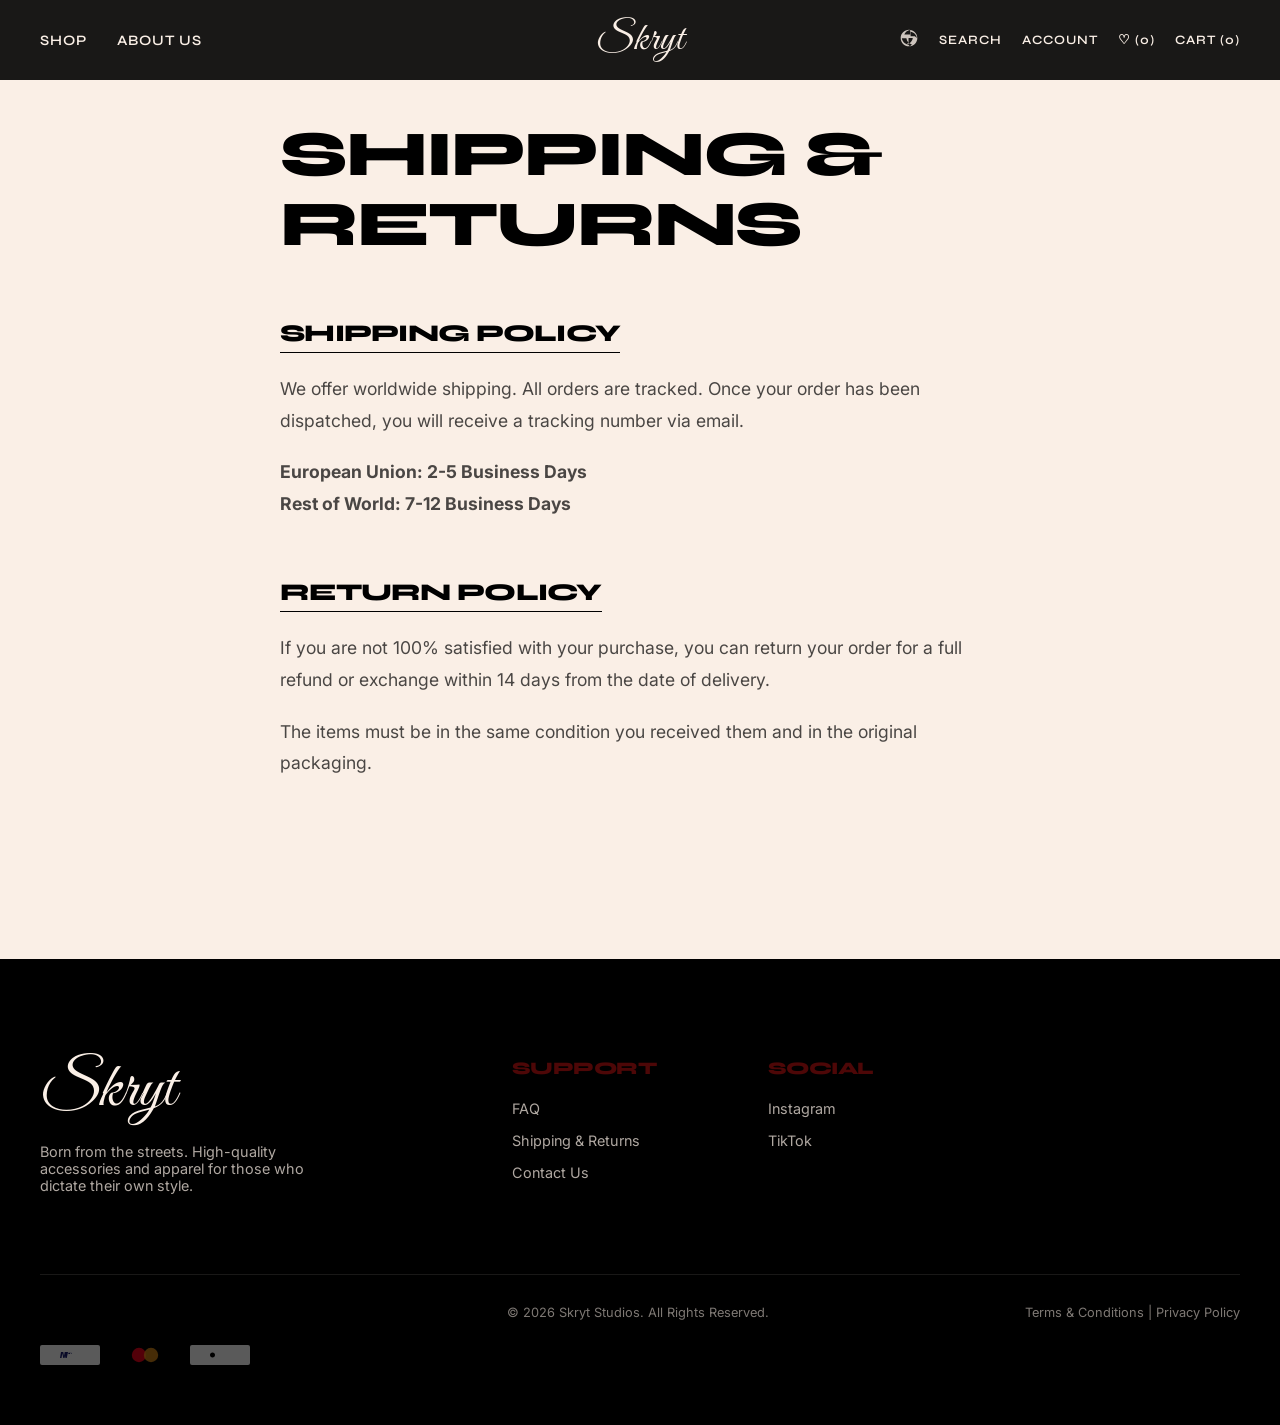
<file: skryt web/shipping.html>
<!DOCTYPE html>
<html lang="en">
<head>
    <meta charset="UTF-8">
    <meta name="viewport" content="width=device-width, initial-scale=1.0">
    <title>Shipping & Returns | SKRYT</title>
    <link rel="stylesheet" href="css/styles.css">
    <script src="js/products.js"></script>
    <style>
        .info-page { padding: 120px 40px; max-width: 800px; margin: 0 auto; min-height: 80vh; }
        .info-page h1 { font-size: 4rem; margin-bottom: 60px; text-transform: uppercase; letter-spacing: -2px; }
        .policy-section { margin-bottom: 60px; }
        .policy-section h2 { font-size: 1.5rem; margin-bottom: 20px; text-transform: uppercase; border-bottom: 1px solid #000; display: inline-block; padding-bottom: 5px; }
        .policy-section p { font-size: 1.1rem; opacity: 0.7; line-height: 1.8; margin-bottom: 20px; }
    </style>
</head>
<body>
    <!-- NAVBAR -->
    <nav class="navbar" id="navbar" style="background: var(--color-black); mix-blend-mode: normal;">
        <div class="nav-links">
            <div class="nav-item"><a href="index.html#shop" data-i18n="shop">Shop</a></div>
            <div class="nav-item"><a href="about.html" data-i18n="about">About Us</a></div>
        </div>
        <div class="brand" onclick="window.location.href='index.html'" style="cursor:pointer">Skryt</div>
        <div class="icons">
            <div class="language-switcher" onclick="toggleLanguage()" style="cursor:pointer" title="Toggle Language (EN/ES)">
                <svg viewBox="0 0 24 24" width="20" height="20" fill="currentColor" style="opacity: 0.8;">
                    <path d="M12 2C6.48 2 2 6.48 2 12s4.48 10 10 10 10-4.48 10-10S17.52 2 12 2zm-1 17.93c-3.95-.49-7.06-3.6-7.55-7.55H8.9c.43 3.65 3.06 6.55 6.6 7.42-.81.82-1.74 1.46-2.5 2.13zm-5.11-9.93c.49-3.95 3.6-7.06 7.55-7.55v5.42H5.89zm13.11 0h-5.11V4.45c3.95.49 7.06 3.6 7.55 7.55zm-7.55 7.55v-5.42h5.11c-.49 3.95-3.6 7.06-7.55 7.55z"/>
                </svg>
            </div>
            <div class="icon-btn" id="search-trigger" data-i18n="search">SEARCH</div>
            <div class="icon-btn" id="account-trigger" data-i18n="account">ACCOUNT</div>
            <div class="icon-btn" id="wishlist-trigger" data-i18n="wishlist">♡ (0)</div>
            <div class="icon-btn" id="cart-trigger" data-i18n="cart">CART (0)</div>
        </div>
    </nav>

    <div class="drawer-overlay" id="drawer-overlay"></div>
    <div class="drawer" id="cart-drawer"><div class="drawer-header"><h3 data-i18n="cartTitle">Cart</h3><span class="close-drawer" data-i18n="close">CLOSE</span></div><div class="drawer-content" id="cart-items"></div><div class="drawer-footer"><button class="add-to-cart" onclick="processCheckout()" style="font-size: 1rem;" data-i18n="checkout">Checkout</button></div></div>
    <div class="drawer" id="account-drawer"><div class="drawer-header"><h3>Account</h3><span class="close-drawer">CLOSE</span></div><div class="drawer-content" id="account-view"></div></div>

    <main class="info-page">
        <h1 class="fade-in" data-i18n="shippingTitle">Shipping & Returns</h1>
        
        <section class="policy-section fade-in">
            <h2 data-i18n="shippingPolicyTitle">Shipping Policy</h2>
            <p data-i18n="shippingPolicyText">We offer worldwide shipping. All orders are tracked. Once your order has been dispatched, you will receive a tracking number via email.</p>
            <p><strong><span data-i18n="euShipping">European Union: 2-5 Business Days</span></strong><br><strong><span data-i18n="rowShipping">Rest of World: 7-12 Business Days</span></strong></p>
        </section>

        <section class="policy-section fade-in">
            <h2 data-i18n="returnPolicyTitle">Return Policy</h2>
            <p data-i18n="returnPolicyText">If you are not 100% satisfied with your purchase, you can return your order for a full refund or exchange within 14 days from the date of delivery.</p>
            <p data-i18n="returnStipulation">The items must be in the same condition you received them and in the original packaging.</p>
        </section>
    </main>

    <footer class="footer">
        <div class="footer-top">
            <div>
                <div class="footer-brand">Skryt</div>
                <p style="margin-top:20px; font-size: 0.9rem; max-width: 300px; opacity: 0.7;" data-i18n="footerDesc">
                    Born from the streets. High-quality accessories and apparel for those who dictate their own style.
                </p>
            </div>
            <div class="footer-col" id="service">
                <h4>Support</h4>
                <ul>
                    <li><a href="faq.html">FAQ</a></li>
                    <li><a href="shipping.html">Shipping & Returns</a></li>
                    <li><a href="contact.html">Contact Us</a></li>
                </ul>
            </div>
            <div class="footer-col">
                <h4>Social</h4>
                <ul>
                    <li><a href="https://www.instagram.com/sskryttt">Instagram</a></li>
                    <li><a href="https://www.tiktok.com/@sskryttt">TikTok</a></li>
                </ul>
            </div>
        </div>
        <div class="footer-bottom">
            <div class="payment-methods" style="margin-bottom: 20px;">
                <!-- Visa -->
                <svg class="payment-icon" viewBox="0 0 100 32" width="60" height="20" style="background:#fff; border-radius:2px; padding:2px;">
                    <path d="M35 10l-2 12h-3l2-12h3zm11 0l-2.5 12h-2.5l-1-4-1 4h-2.5l-2.5-12h2.5l1.5 8 1.5-8h2zm8 4c0-1.5-1-2.5-3-2.5h-4l-.5 2.5h3.5l.5-2.5z" fill="#1A1F71"/>
                </svg>
                <!-- Mastercard -->
                <svg class="payment-icon" viewBox="0 0 100 32" width="60" height="20">
                    <circle cx="40" cy="16" r="12" fill="#EB001B"/>
                    <circle cx="60" cy="16" r="12" fill="#F79E1B" fill-opacity="0.8"/>
                </svg>
                <!-- Apple Pay -->
                <svg class="payment-icon" viewBox="0 0 100 32" width="60" height="20" style="background:#fff; border-radius:2px; padding:2px;">
                    <path d="M30 16c0-3 2-5 5-5s5 2 5 5-2 5-5 5-5-2-5-5z" fill="#000"/>
                </svg>
            </div>
            <span data-i18n="copyright">&copy; 2026 Skryt Studios. All Rights Reserved.</span>
            <span><a href="shipping.html" data-i18n="terms">Terms & Conditions</a> | <a href="shipping.html" data-i18n="privacy">Privacy Policy</a></span>
        </div>
    </footer>

    <script src="js/main.js"></script>
</body>
</html>
</file>
<file: skryt web/css/styles.css>
@import url('https://fonts.googleapis.com/css2?family=Inter:wght@300;400;600;800&family=Playfair+Display:ital,wght@0,600;1,600&family=Syne:wght@400;600;800&family=Great+Vibes&display=swap');

:root {
  --color-bordeaux: #4D0707;
  --color-tofu: #FAEFE6;
  --color-black: #000000;
  --color-white: #FFFFFF;
  
  --font-primary: 'Syne', sans-serif;
  --font-secondary: 'Inter', sans-serif;
  --font-script: 'Great Vibes', cursive;
  
  --transition-smooth: all 0.4s cubic-bezier(0.25, 1, 0.5, 1);
  --transition-fast: all 0.2s ease;
}

* {
  margin: 0;
  padding: 0;
  box-sizing: border-box;
}

html {
  scroll-behavior: smooth;
}

body {
  background-color: var(--color-tofu);
  color: var(--color-black);
  font-family: var(--font-secondary);
  -webkit-font-smoothing: antialiased;
  -moz-osx-font-smoothing: grayscale;
  overflow-x: hidden;
  cursor: default; /* We will use custom cursor via JS if needed, but default is fine for backup */
}

/* Typography Utilities */
h1, h2, h3, h4, h5, h6 {
  font-family: var(--font-primary);
  text-transform: uppercase;
  font-weight: 800;
  letter-spacing: -0.03em;
  line-height: 1.1;
}

.script-font {
  font-family: var(--font-script);
  text-transform: none;
  font-weight: 400;
  letter-spacing: normal;
  color: var(--color-bordeaux);
}

a {
  text-decoration: none;
  color: inherit;
}

ul {
  list-style: none;
}

/* Custom Scrollbar */
::-webkit-scrollbar {
  width: 8px;
}
::-webkit-scrollbar-track {
  background: var(--color-tofu);
}
::-webkit-scrollbar-thumb {
  background: var(--color-black);
}

/* --- NAVBAR --- */
.navbar {
  position: fixed;
  top: 0;
  left: 0;
  width: 100%;
  height: 80px;
  display: flex;
  justify-content: space-between;
  align-items: center;
  padding: 0 40px;
  z-index: 1000;
  mix-blend-mode: difference;
  color: var(--color-tofu);
  transition: var(--transition-smooth);
}

.navbar .brand {
  font-family: var(--font-script);
  font-size: 2.5rem;
  font-weight: normal;
  text-transform: none;
  letter-spacing: 1px;
  position: absolute;
  left: 50%;
  transform: translateX(-50%);
}

.navbar .nav-links {
  display: flex;
  gap: 30px;
}

.nav-item {
  position: relative;
  height: 80px;
  display: flex;
  align-items: center;
}

/* Shop Dropdown */
.dropdown-menu {
  position: absolute;
  top: 80px;
  left: 0;
  width: 100vw;
  background-color: var(--color-white);
  padding: 60px 80px;
  display: grid;
  grid-template-columns: 2fr 1fr 1fr 1fr;
  gap: 40px;
  opacity: 0;
  visibility: hidden;
  transform: translateY(-20px);
  transition: var(--transition-smooth);
  box-shadow: 0 10px 30px rgba(0,0,0,0.1);
  color: var(--color-black);
  z-index: 999;
}

.nav-item:hover .dropdown-menu {
  opacity: 1;
  visibility: visible;
  transform: translateY(0);
}

.dropdown-col h5 {
  font-size: 0.8rem;
  margin-bottom: 25px;
  color: #888;
  letter-spacing: 1px;
}

.dropdown-col h3 {
  font-size: 3rem;
  margin-bottom: 15px;
  line-height: 0.9;
}

.dropdown-col ul li {
  margin-bottom: 12px;
}

.dropdown-col a {
  font-family: var(--font-secondary);
  font-size: 0.95rem;
  transition: var(--transition-fast);
  text-transform: none;
  font-weight: 400;
}

.dropdown-col a:hover {
  color: var(--color-bordeaux);
  padding-left: 5px;
}

.navbar .nav-links a {
  font-family: var(--font-primary);
  font-weight: 600;
  font-size: 0.9rem;
  text-transform: uppercase;
  letter-spacing: 1px;
  position: relative;
}

.navbar .nav-links a::after {
  content: '';
  position: absolute;
  width: 0;
  height: 1px;
  bottom: -4px;
  left: 0;
  background-color: var(--color-tofu);
  transition: var(--transition-smooth);
}

.navbar .nav-links a:hover::after {
  width: 100%;
}

.navbar .icons {
  display: flex;
  gap: 20px;
  align-items: center;
}

.icon-btn {
  cursor: pointer;
  font-family: var(--font-primary);
  font-size: 0.8rem;
  letter-spacing: 1px;
  transition: var(--transition-fast);
  font-weight: 600;
}

.icon-btn:hover {
  color: var(--color-bordeaux);
}

/* --- HERO SECTION --- */
.hero {
  height: 100vh;
  width: 100%;
  position: relative;
  display: flex;
  align-items: center;
  justify-content: center;
  overflow: hidden;
  background-color: var(--color-black);
}

.hero-bg {
  position: absolute;
  top: 0;
  left: 0;
  width: 100%;
  height: 100%;
  object-fit: cover;
  opacity: 0.7;
  transform: scale(1.05); /* For subtle animation */
  animation: heroZoom 20s infinite alternate linear;
}

@keyframes heroZoom {
  0% { transform: scale(1); }
  100% { transform: scale(1.1); }
}

.hero-content {
  position: relative;
  z-index: 10;
  text-align: center;
  color: var(--color-tofu);
  display: flex;
  flex-direction: column;
  align-items: center;
  gap: 20px;
}

.hero-content h1 {
  font-size: 8rem;
  white-space: nowrap;
  mix-blend-mode: difference;
  animation: fadeUp 1s cubic-bezier(0.25, 1, 0.5, 1) forwards;
  opacity: 0;
  transform: translateY(30px);
}

.hero-content .subtitle {
  font-size: 1.5rem;
  font-family: var(--font-secondary);
  font-weight: 300;
  letter-spacing: 2px;
  animation: fadeUp 1s cubic-bezier(0.25, 1, 0.5, 1) 0.3s forwards;
  opacity: 0;
  transform: translateY(30px);
  text-transform: uppercase;
}

.btn {
  display: inline-block;
  padding: 15px 40px;
  border: 1px solid var(--color-tofu);
  background: transparent;
  color: var(--color-tofu);
  font-family: var(--font-primary);
  text-transform: uppercase;
  font-weight: 600;
  letter-spacing: 2px;
  cursor: pointer;
  transition: var(--transition-smooth);
  animation: fadeUp 1s cubic-bezier(0.25, 1, 0.5, 1) 0.6s forwards;
  opacity: 0;
  transform: translateY(30px);
  margin-top: 20px;
  position: relative;
  overflow: hidden;
}

.btn::before {
  content: '';
  position: absolute;
  top: 0;
  left: -100%;
  width: 100%;
  height: 100%;
  background: var(--color-tofu);
  transition: var(--transition-smooth);
  z-index: -1;
}

.btn:hover {
  color: var(--color-black);
}

.btn:hover::before {
  left: 0;
}

@keyframes fadeUp {
  to {
    opacity: 1;
    transform: translateY(0);
  }
}

/* --- MARQUEE --- */
.marquee-wrapper {
  background-color: var(--color-bordeaux);
  color: var(--color-tofu);
  padding: 20px 0;
  overflow: hidden;
  white-space: nowrap;
  display: flex;
  border-top: 1px solid var(--color-black);
  border-bottom: 1px solid var(--color-black);
}

.marquee {
  display: inline-block;
  font-family: var(--font-primary);
  font-size: 2rem;
  font-weight: 800;
  text-transform: uppercase;
  animation: marquee 20s linear infinite;
}

.marquee span {
  margin: 0 40px;
  position: relative;
  top: -2px;
}

@keyframes marquee {
  0% { transform: translateX(0); }
  100% { transform: translateX(-50%); }
}

/* --- FEATURED COLLECTION --- */
.collection {
  padding: 120px 40px;
  background-color: var(--color-tofu);
}

.section-header {
  display: flex;
  justify-content: space-between;
  align-items: flex-end;
  margin-bottom: 60px;
}

.section-header h2 {
  font-size: 4rem;
  color: var(--color-black);
}

.section-header .script-font {
  font-size: 5rem;
  display: block;
  margin-top: -20px;
}

.grid {
  display: grid;
  grid-template-columns: repeat(3, 1fr);
  gap: 30px;
}

.product-card {
  position: relative;
  cursor: pointer;
  background: var(--color-white);
}

.product-image {
  width: 100%;
  aspect-ratio: 1/1;
  object-fit: cover;
  transition: transform 0.6s cubic-bezier(0.165, 0.84, 0.44, 1);
  transform: scale(1);
}

.product-card:hover .product-image {
  transform: scale(1.1) translateY(-10px); /* SLIDE OUT / PUSH OUT EFFECT */
}

.product-img-wrapper {
  overflow: hidden;
  position: relative;
}

.product-badge {
  position: absolute;
  top: 20px;
  left: 20px;
  background: var(--color-black);
  color: var(--color-tofu);
  padding: 5px 12px;
  font-family: var(--font-primary);
  font-size: 0.75rem;
  text-transform: uppercase;
  letter-spacing: 1px;
  z-index: 2;
}

.product-info {
  padding: 20px 0;
  display: flex;
  justify-content: space-between;
  align-items: center;
}

.product-title {
  font-family: var(--font-primary);
  font-size: 1.2rem;
  font-weight: 800;
  text-transform: uppercase;
}

.product-price {
  font-family: var(--font-secondary);
  font-size: 1.1rem;
  color: var(--color-bordeaux);
  font-weight: 600;
}

/* --- BANNER --- */
.editorial-banner {
  width: 100%;
  height: 70vh;
  position: relative;
  display: flex;
  align-items: center;
  justify-content: center;
  background-color: var(--color-black);
  color: var(--color-tofu);
  overflow: hidden;
}

.editorial-banner h2 {
  font-size: 7rem;
  text-align: center;
  z-index: 2;
  mix-blend-mode: difference;
}

.editorial-img {
  position: absolute;
  width: 400px;
  height: 500px;
  object-fit: cover;
  opacity: 0.8;
  transition: var(--transition-smooth);
}

.editorial-img:hover {
  opacity: 1;
  transform: scale(1.02);
}

/* --- FOOTER --- */
.footer {
  background-color: var(--color-black);
  color: var(--color-tofu);
  padding: 100px 40px 40px;
}

.footer-top {
  display: grid;
  grid-template-columns: 2fr 1fr 1fr 1fr;
  gap: 40px;
  margin-bottom: 80px;
}

.footer-brand {
  font-family: var(--font-script);
  font-size: 4rem;
  line-height: 1;
  color: var(--color-tofu);
}

.footer-col h4 {
  font-family: var(--font-primary);
  font-size: 1.1rem;
  margin-bottom: 20px;
  color: var(--color-bordeaux);
}

.footer-col ul li {
  margin-bottom: 12px;
}

.footer-col a {
  font-family: var(--font-secondary);
  font-size: 0.9rem;
  opacity: 0.7;
  transition: var(--transition-fast);
}

.footer-col a:hover {
  opacity: 1;
  color: var(--color-bordeaux);
}

.footer-bottom {
  border-top: 1px solid rgba(250, 239, 230, 0.2);
  padding-top: 30px;
  display: flex;
  justify-content: space-between;
  font-family: var(--font-secondary);
  font-size: 0.8rem;
  opacity: 0.5;
}

/* --- PRODUCT PAGE --- */
.product-page {
  padding: 140px 40px 60px;
  display: grid;
  grid-template-columns: 1.2fr 0.8fr;
  gap: 80px;
  min-height: 100vh;
}

.product-gallery {
  position: sticky;
  top: 140px;
  height: fit-content;
}

.main-img {
  width: 100%;
  max-width: 400px !important;
  max-height: 400px !important;
  aspect-ratio: 1/1;
  object-fit: contain;
  background: var(--color-white);
  margin-bottom: 20px;
  display: block;
  margin-left: auto;
  margin-right: auto;
  box-shadow: 0 10px 40px rgba(0,0,0,0.05);
}

.product-details {
  display: flex;
  flex-direction: column;
  gap: 20px;
  justify-content: center;
}

.product-details h1 {
  font-size: 3.5rem;
  line-height: 1;
}

.product-details .price {
  font-size: 1.5rem;
  color: var(--color-black);
  font-weight: 800;
}

/* Payment Icons */
.payment-methods {
  display: flex;
  gap: 15px;
  margin-top: 40px;
  opacity: 0.7;
}

.payment-methods img {
  height: 25px;
}

.size-selector {
  display: flex;
  flex-wrap: wrap;
  gap: 15px;
  margin: 30px 0;
}

.size-btn {
  width: 70px;
  height: 50px;
  border: 1px solid #ddd;
  display: flex;
  align-items: center;
  justify-content: center;
  cursor: pointer;
  transition: var(--transition-fast);
  font-family: var(--font-primary);
  font-weight: 800;
}

.size-btn:hover, .size-btn.active {
  border-color: var(--color-black);
  background: var(--color-black);
  color: var(--color-white);
}

.add-to-cart {
  width: 100%;
  padding: 25px;
  background: var(--color-black);
  color: var(--color-white);
  border: none;
  font-family: var(--font-primary);
  font-weight: 800;
  text-transform: uppercase;
  font-size: 1.2rem;
  cursor: pointer;
  transition: var(--transition-smooth);
}

.add-to-cart:hover {
  background: var(--color-bordeaux);
}

.product-description {
  line-height: 1.6;
  font-size: 1.1rem;
  opacity: 0.8;
  max-width: 500px;
}

/* --- DRAWERS (Cart & Wishlist) --- */
.drawer-overlay {
  position: fixed;
  top: 0;
  left: 0;
  width: 100%;
  height: 100%;
  background: rgba(0,0,0,0.5);
  backdrop-filter: blur(5px);
  z-index: 1000;
  opacity: 0;
  visibility: hidden;
  transition: var(--transition-smooth);
}

.drawer-overlay.active {
  opacity: 1;
  visibility: visible;
}

.drawer {
  position: fixed;
  top: 0;
  right: 0;
  width: 450px;
  max-width: 90vw;
  height: 100%;
  background: var(--color-white);
  z-index: 2001;
  padding: 40px;
  display: flex !important;
  flex-direction: column;
  transition: transform 0.4s cubic-bezier(0.25, 1, 0.5, 1), visibility 0.4s;
  color: var(--color-black);
  visibility: hidden;
  transform: translateX(100%);
}

.drawer.active {
  visibility: visible;
  transform: translateX(0);
}

.drawer-header {
  display: flex;
  justify-content: space-between;
  align-items: center;
  margin-bottom: 40px;
}

.drawer-header h3 {
  font-size: 1.5rem;
  text-transform: uppercase;
  color: var(--color-black);
  font-family: var(--font-primary);
}

/* Account Drawer Specific */
#account-drawer {
  right: auto;
  left: 0;
  transform: translateX(-100%);
}

#account-drawer.active {
  transform: translateX(0);
  visibility: visible;
}

#account-drawer input {
  font-family: var(--font-secondary);
  font-size: 0.9rem;
  transition: border-color 0.2s ease;
}

#account-drawer input:focus {
  border-color: var(--color-bordeaux) !important;
  outline: none;
}

/* --- AUTH FORMS (Skryt Member UI) --- */
.auth-form {
  text-align: center;
  margin-top: 20px;
}

.auth-form h2 {
  font-size: 2.2rem;
  font-weight: 800;
  margin-bottom: 5px;
  color: #000;
  letter-spacing: -1px;
  font-family: var(--font-primary);
}

.auth-form p.subtext {
  font-size: 0.9rem;
  color: #666;
  margin-bottom: 30px;
  font-family: var(--font-secondary);
}

.auth-input-group {
  margin-bottom: 12px;
  position: relative;
}

.auth-form input {
  width: 100%;
  padding: 20px;
  border: 1px solid #ddd;
  font-family: var(--font-secondary);
  font-size: 1rem;
  transition: all 0.3s ease;
  background: #fff;
}

.auth-form input:focus {
  border-color: #000;
  outline: none;
}

.forgot-link {
  position: absolute;
  right: 20px;
  top: 50%;
  transform: translateY(-50%);
  font-size: 0.8rem;
  text-decoration: none;
  color: #000;
  opacity: 0.6;
}

.auth-btn {
  width: 100%;
  padding: 25px;
  background: var(--color-bordeaux);
  color: #fff;
  border: none;
  font-weight: 800;
  font-size: 1.1rem;
  cursor: pointer;
  margin-top: 20px;
  font-family: var(--font-primary);
}

.auth-footer {
  margin-top: 40px;
  font-size: 0.9rem;
  color: #000;
}

.auth-link {
  text-decoration: underline;
  cursor: pointer;
  font-weight: 800;
}

/* --- SEARCH MODAL --- */
.search-modal {
  position: fixed;
  top: 0;
  left: 0;
  width: 100%;
  height: 100%;
  background: var(--color-tofu);
  z-index: 2000;
  padding: 100px 80px;
  display: flex;
  flex-direction: column;
  opacity: 0;
  visibility: hidden;
  transform: translateY(-100%);
  transition: var(--transition-smooth);
}

.search-modal.active {
  opacity: 1;
  visibility: visible;
  transform: translateY(0);
}

.search-input-wrapper {
  display: flex;
  align-items: center;
  border-bottom: 2px solid var(--color-black);
  padding-bottom: 20px;
}

.search-input-wrapper input {
  width: 100%;
  border: none;
  font-size: 4rem;
  font-family: var(--font-primary);
  outline: none;
  background: transparent;
  color: var(--color-black);
}

.search-results {
  margin-top: 60px;
  display: grid;
  grid-template-columns: repeat(4, 1fr);
  gap: 30px;
  height: auto;
  overflow-y: auto;
}

/* RESPONSIVE */
@media (max-width: 1024px) {
  .hero-content h1 { font-size: 5rem; }
  .grid { grid-template-columns: repeat(2, 1fr); }
  .section-header h2 { font-size: 3rem; }
  .footer-top { grid-template-columns: 1fr 1fr; }
  .product-page { grid-template-columns: 1fr; gap: 40px; padding-top: 100px; }
  .product-gallery { position: static; }
}

@media (max-width: 768px) {
  .hero-content h1 { font-size: 3.5rem; }
  .grid { grid-template-columns: 1fr; }
  .navbar .nav-links { display: none; }
.payment-methods {
  display: flex !important;
  gap: 12px;
  align-items: center;
}

.payment-icon {
  height: 20px;
  width: auto;
  opacity: 1;
  transition: transform 0.3s ease;
}

.payment-icon:hover {
  transform: scale(1.1);
}
.lang-btn {
  cursor: pointer;
  opacity: 0.5;
  transition: opacity 0.3s ease;
  font-size: 0.7rem;
  font-weight: 800;
  padding: 0 5px;
}

.lang-btn.active {
  opacity: 1;
  text-decoration: underline;
}

.language-switcher {
  display: flex;
  gap: 5px;
  align-items: center;
  margin-right: 20px;
}
  .editorial-banner h2 { font-size: 4rem; }
  .footer-top { grid-template-columns: 1fr; gap: 40px; }
  .search-input-wrapper input { font-size: 2rem; }
  .search-results { grid-template-columns: repeat(2, 1fr); }
  .drawer { width: 100%; }
}
</file>
